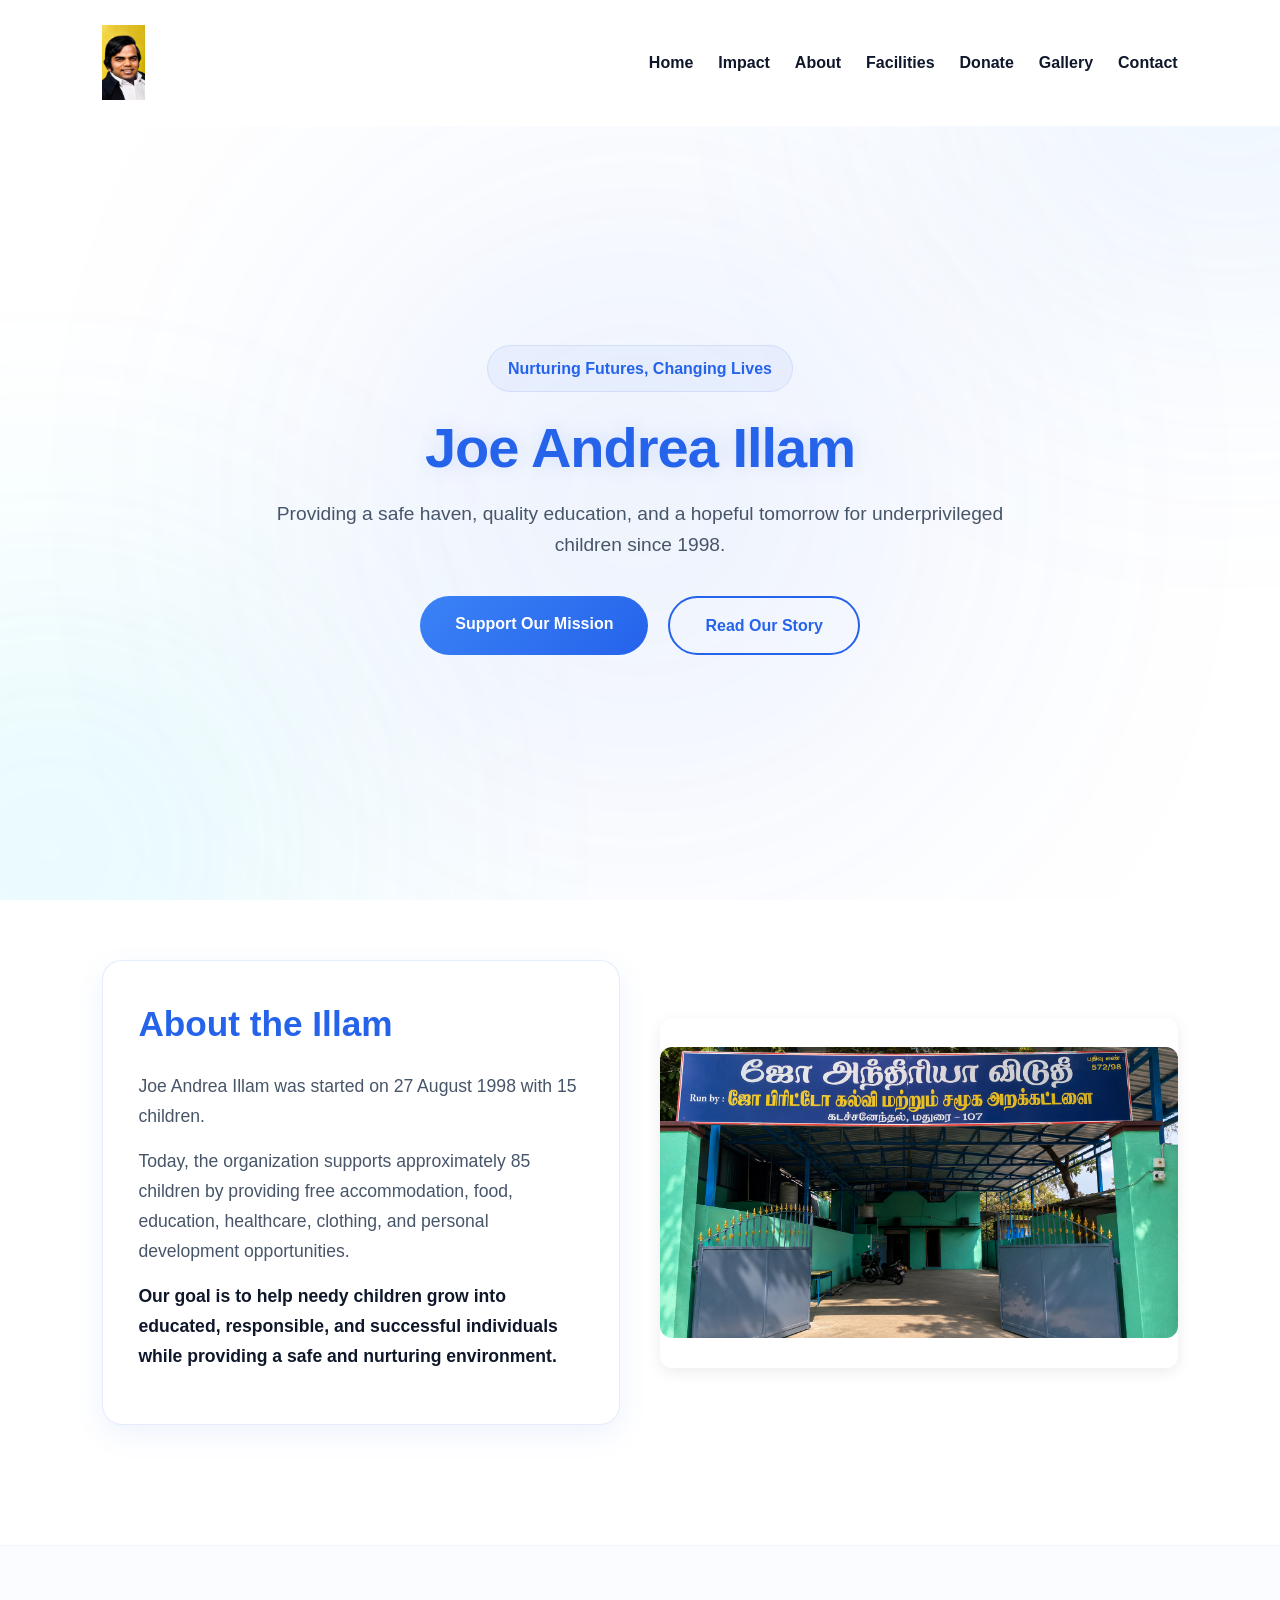
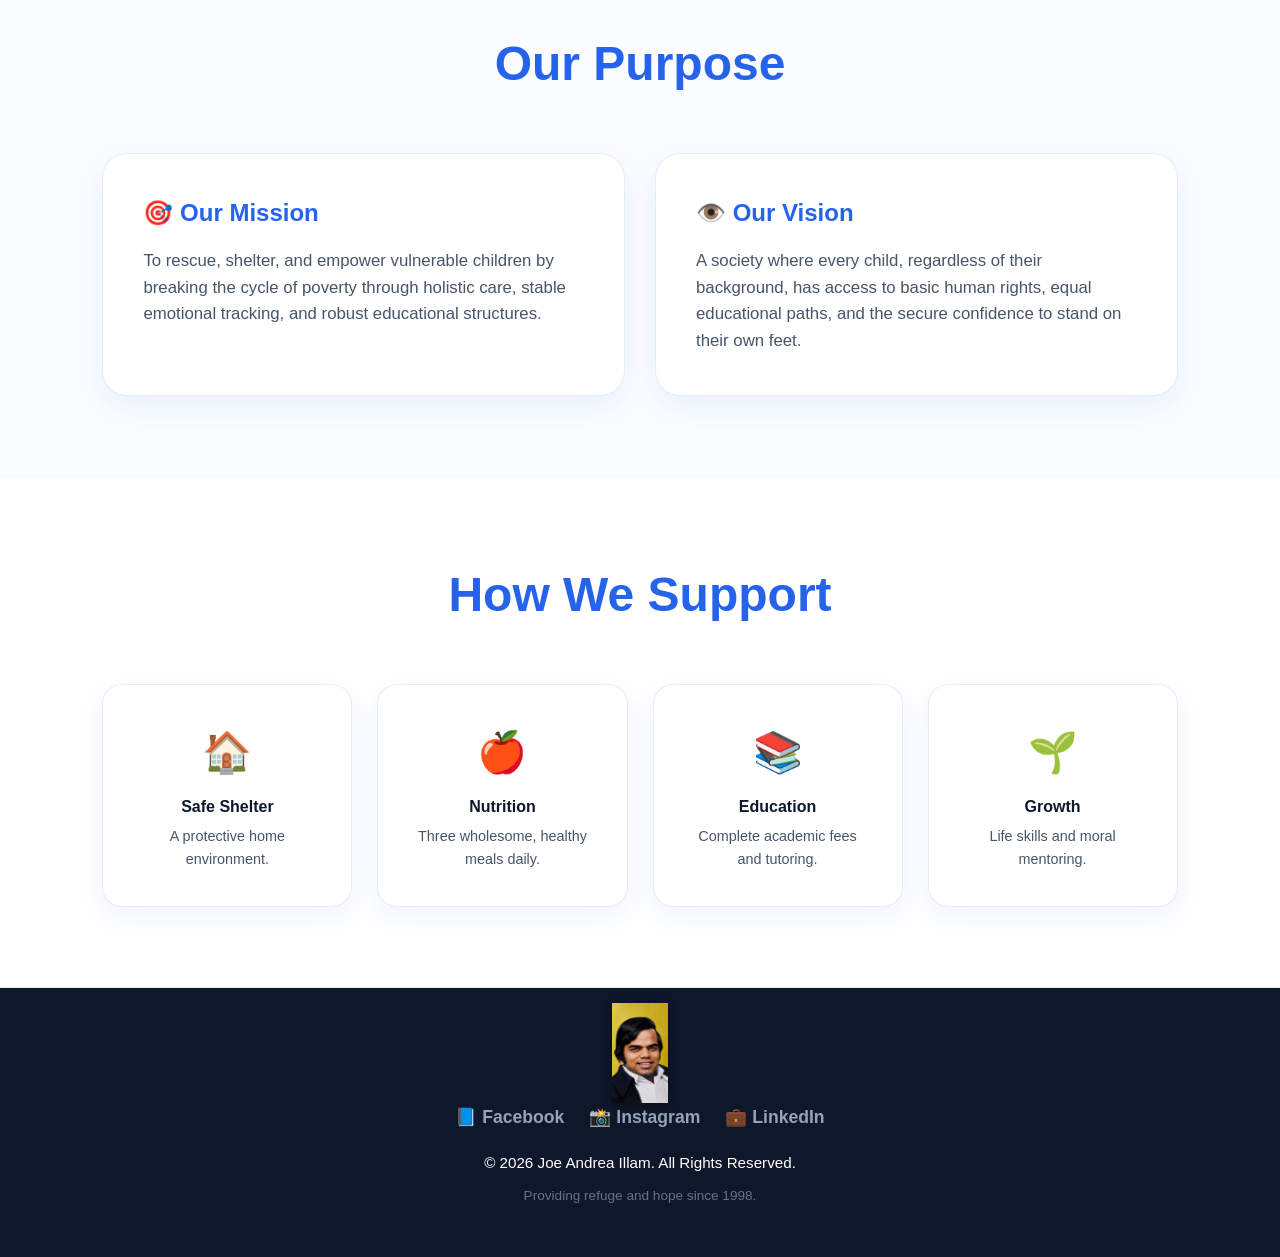
<file: index.html>
<!DOCTYPE html>
<html lang="en">
<head>
    <meta charset="UTF-8">
    <meta name="viewport" content="width=device-width, initial-scale=1.0">
    <title>Joe Andrea Illam | Free Home & Education for Children in Madurai</title>
    <meta name="description" content="Official website of Joe Andrea Illam (Joe Britto Educational and Social Trust) in Madurai. Providing free shelter, nutritious food, and quality education to underprivileged children since 1998.">
    <meta name="keywords" content="Joe Andrea Illam, Joe Britto Educational and Social Trust, Joe Britto Madurai, orphanage Madurai, charity Madurai, Ms. Amala Sherline">
    <meta name="google-site-verification" content="hSptip8YYt_orG2ahmWWJuijuilnnA7uDbA3k74KQKo" />
    <link rel="stylesheet" href="style.css">
</head>
<body>

    <!-- NAVBAR -->
    <nav class="navbar">
        <!-- Replaced text placeholder with a beautifully sized linked logo image -->
        <a href="/" style="display: flex; align-items: center; text-decoration: none; padding: 5px 0;">
            <img src="assets/logo_ce.png" alt="Joe Andrea Illam Logo" style="height: 75px !important; width: auto !important; max-width: 100% !important; object-fit: contain;">
        </a>
        <ul class="nav-links">
            <!-- Changed href from "/index.html" to just "/" -->
            <li><a href="/">Home</a></li>
            <li><a href="/html_files/impact.html">Impact</a></li>
            <li><a href="/html_files/about.html">About</a></li>
            <li><a href="/html_files/facilities.html">Facilities</a></li>
            <li><a href="/html_files/donate.html">Donate</a></li>
            <li><a href="/pages/gallery.html">Gallery</a></li>
            <li><a href="/html_files/contact.html">Contact</a></li>
        </ul>
    </nav>

    <!-- HERO SECTION -->
    <!-- UPDATE THIS HERO SECTION INSIDE YOUR OUTSIDE index.html -->
    <section class="hero">
        <div class="hero-glow"></div>
        <div class="hero-content">
            <!-- Put the tagline inside the small welcome tag box -->
            <span class="hero-tag">Nurturing Futures, Changing Lives</span>
            
            <!-- Made the name the big, bold, catchy headline -->
            <h1 style="font-size: 3.5rem; font-weight: 900; letter-spacing: -1px;">Joe Andrea Illam</h1>
            
            <p>Providing a safe haven, quality education, and a hopeful tomorrow for underprivileged children since 1998.</p>
            <div class="hero-buttons">
                <a href="/html_files/donate.html" class="hero-btn">Support Our Mission</a>
                <a href="/html_files/about.html" class="hero-btn secondary-btn">Read Our Story</a>
            </div>
        </div>
    </section>

    <!-- BRIEF ABOUT US SECTION -->
    <section class="about-summary-section" style="background: #ffffff; padding-top: 60px;">
        <div class="about-container">
            <div class="about-content">
                <h2 style="color: #2563eb; font-size: 2.2rem; margin-bottom: 20px; font-weight: 800;">About the Illam</h2>
                <p style="font-size: 1.1rem; margin-bottom: 15px;">Joe Andrea Illam was started on 27 August 1998 with 15 children.</p>
                <p style="font-size: 1.1rem; margin-bottom: 15px;">Today, the organization supports approximately 85 children by providing free accommodation, food, education, healthcare, clothing, and personal development opportunities.</p>
                <p style="font-size: 1.1rem; font-weight: 600; color: #0f172a;">Our goal is to help needy children grow into educated, responsible, and successful individuals while providing a safe and nurturing environment.</p>
            </div>
            <!-- Entrance Image Container -->
            <div class="image-box-container" style="min-height: 350px; display: flex; align-items: center; justify-content: center; overflow: hidden; border-radius: 12px; box-shadow: 0 4px 15px rgba(0,0,0,0.08);">
                <img src="assets/entrenece.png" alt="Joe Andrea Illam Entrance" style="width: 100%; height: auto; max-height: 450px; object-fit: contain; display: block; border-radius: 12px;">
            </div>
        </div>
    </section>

    <!-- MISSION & VISION SECTIONS -->
    <section class="mission-vision-section" style="background: rgba(37, 99, 235, 0.02); border-top: 1px solid rgba(37, 99, 235, 0.05); border-bottom: 1px solid rgba(37, 99, 235, 0.05);">
        <h2 class="section-title">Our Purpose</h2>
        <div class="mission-grid">
            <!-- Mission Card -->
            <div class="glass-card">
                <h3 style="color: #2563eb; margin-bottom: 15px; font-size: 1.5rem; display: flex; align-items: center; gap: 10px;">
                    🎯 Our Mission
                </h3>
                <p style="color: #475569; font-size: 1.05rem;">To rescue, shelter, and empower vulnerable children by breaking the cycle of poverty through holistic care, stable emotional tracking, and robust educational structures.</p>
            </div>
            <!-- Vision Card -->
            <div class="glass-card">
                <h3 style="color: #2563eb; margin-bottom: 15px; font-size: 1.5rem; display: flex; align-items: center; gap: 10px;">
                    👁️ Our Vision
                </h3>
                <p style="color: #475569; font-size: 1.05rem;">A society where every child, regardless of their background, has access to basic human rights, equal educational paths, and the secure confidence to stand on their own feet.</p>
            </div>
        </div>
    </section>

    <!-- CORE PILLARS SECTION -->
    <section class="pillars-section" style="background: #ffffff;">
        <h2 class="section-title">How We Support</h2>
        <div class="facility-grid">
            <div class="facility-card">
                <div style="font-size: 2.5rem; margin-bottom: 10px;">🏠</div>
                <h4>Safe Shelter</h4>
                <p style="font-size: 0.9rem; color: #475569; font-weight: normal; margin-top: 5px;">A protective home environment.</p>
            </div>
            <div class="facility-card">
                <div style="font-size: 2.5rem; margin-bottom: 10px;">🍎</div>
                <h4>Nutrition</h4>
                <p style="font-size: 0.9rem; color: #475569; font-weight: normal; margin-top: 5px;">Three wholesome, healthy meals daily.</p>
            </div>
            <div class="facility-card">
                <div style="font-size: 2.5rem; margin-bottom: 10px;">📚</div>
                <h4>Education</h4>
                <p style="font-size: 0.9rem; color: #475569; font-weight: normal; margin-top: 5px;">Complete academic fees and tutoring.</p>
            </div>
            <div class="facility-card">
                <div style="font-size: 2.5rem; margin-bottom: 10px;">🌱</div>
                <h4>Growth</h4>
                <p style="font-size: 0.9rem; color: #475569; font-weight: normal; margin-top: 5px;">Life skills and moral mentoring.</p>
            </div>
        </div>
    </section>

    <!-- FOOTER -->
    <footer class="footer" style="padding: 40px 20px; background: #0f172a; color: #ffffff; text-align: center;">
        <!-- Clean version of your logo image with any borders stripped completely -->
        <div class="footer-logo" style="margin-bottom: 25px; border: none !important; outline: none !important; box-shadow: none !important;">
            <img src="assets/logo_ce.png" alt="Joe Andrea Illam Footer Logo" style="height: 100px !important; width: auto !important; opacity: 0.9; filter: drop-shadow(0px 2px 4px rgba(0,0,0,0.5)); border: none !important; outline: none !important;">
        </div>
        
        <!-- Social Media Icon Links Block -->
        <div class="social-links" style="margin-bottom: 20px; display: flex; justify-content: center; align-items: center; gap: 25px; flex-wrap: wrap;">
            <a href="https://www.facebook.com/share/1VLfPqakQE/" target="_blank" style="color: #94a3b8; text-decoration: none; font-weight: 600; font-size: 1.1rem; transition: color 0.3s;" onmouseover="this.style.color='#1877F2'" onmouseout="this.style.color='#94a3b8'">
                📘 Facebook
            </a>
            <a href="https://www.instagram.com/joe_twinklings?igsh=MTR5OWZyY2IxOW5wZw%3D%3D" target="_blank" style="color: #94a3b8; text-decoration: none; font-weight: 600; font-size: 1.1rem; transition: color 0.3s;" onmouseover="this.style.color='#E1306C'" onmouseout="this.style.color='#94a3b8'">
                📸 Instagram
            </a>
            <a href="https://www.linkedin.com/in/joe-andrea-illam-51b11a83/" target="_blank" style="color: #94a3b8; text-decoration: none; font-weight: 600; font-size: 1.1rem; transition: color 0.3s;" onmouseover="this.style.color='#0A66C2'" onmouseout="this.style.color='#94a3b8'">
                💼 LinkedIn
            </a>
        </div>

        <p>&copy; 2026 Joe Andrea Illam. All Rights Reserved.</p>
        <p style="font-size: 0.85rem; color: #64748b; margin-top: 5px;">Providing refuge and hope since 1998.</p>
    </footer>

    <script src="script.js"></script>
</body>
</html>
</file>
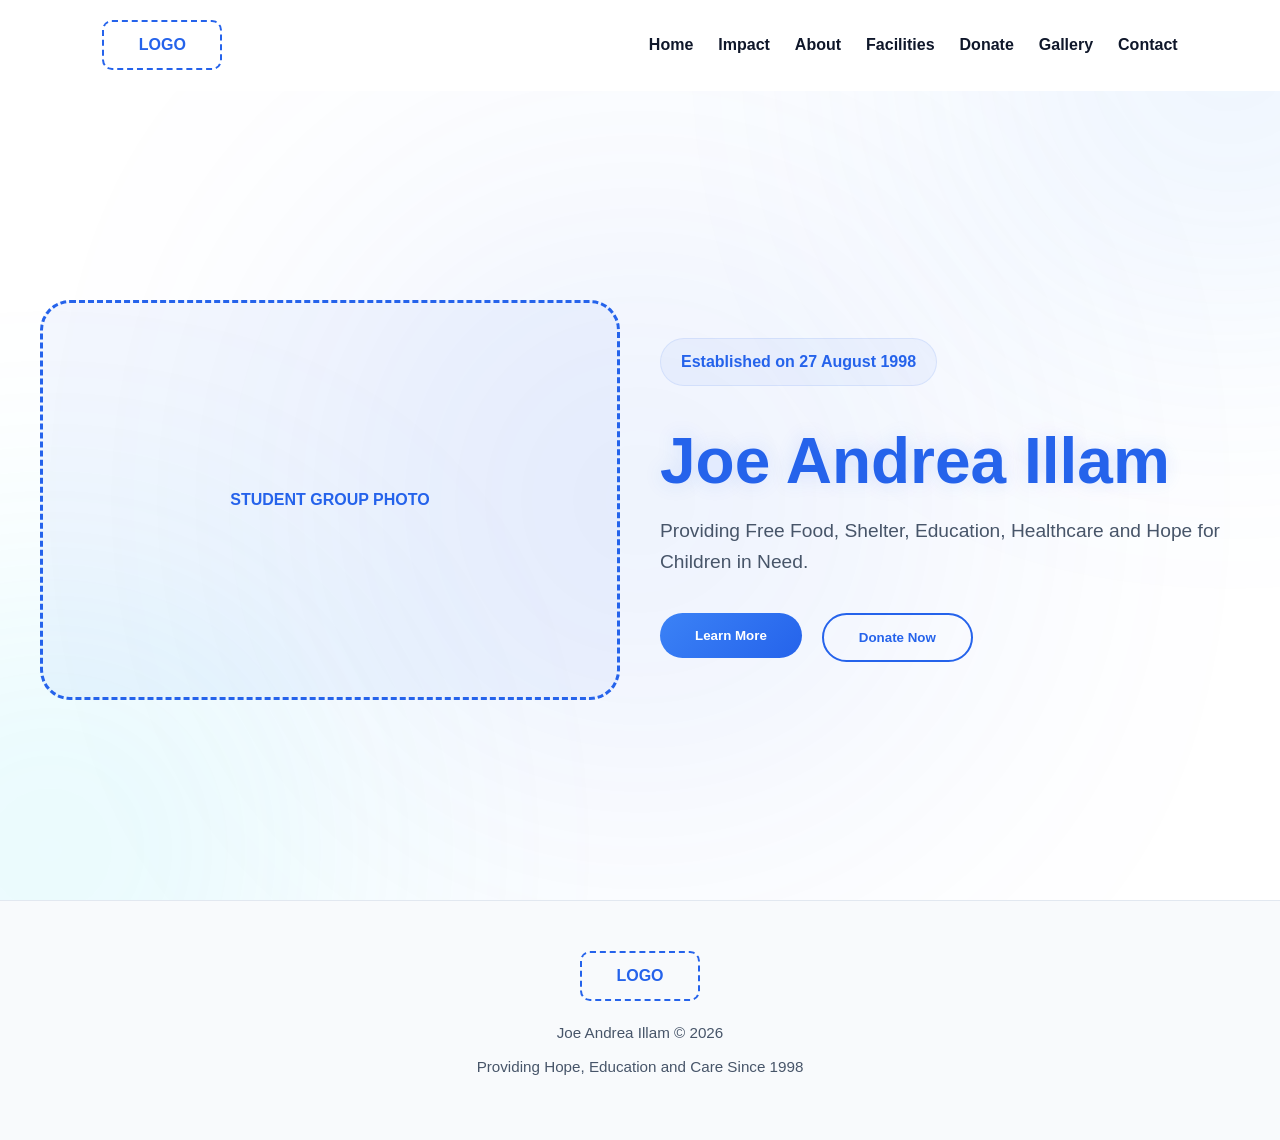
<file: html_files/index.html>
<!DOCTYPE html>
<html lang="en">
<head>
    <meta charset="UTF-8">
    <meta name="viewport" content="width=device-width, initial-scale=1.0">
    <title>Joe Andrea Illam | Providing Hope Since 1998</title>
    <meta name="description" content="Joe Andrea Illam provides free food, shelter, education, healthcare, and support for children in need since 1998.">
    <link rel="stylesheet" href="../style.css">
</head>
<body>

    <!-- REPLACE THE NAVBAR IN YOUR MAIN INDEX.HTML WITH THIS -->
<nav class="navbar">
    <div class="logo-box">
        LOGO
    </div>
    <ul class="nav-links">
        <li><a href="/html_files/index.html">Home</a></li>
        <li><a href="/html_files/impact.html">Impact</a></li>
        <li><a href="/html_files/about.html">About</a></li>
        <li><a href="/html_files/facilities.html">Facilities</a></li>
        <li><a href="/html_files/donate.html">Donate</a></li>
        <li><a href="/pages/gallery.html">Gallery</a></li>
        <li><a href="/html_files/contact.html">Contact</a></li>
    </ul>
</nav>

    <section id="home" class="hero">
        <div class="hero-glow"></div>
        
        <div class="hero-grid" style="display: grid; grid-template-columns: repeat(auto-fit, minmax(320px, 1fr)); gap: 40px; width: 100%; align-items: center; max-width: 1200px; margin: 0 auto; text-align: left;">
            
            <div class="hero-image">
                <div class="image-placeholder" style="min-height: 400px; border: 3px dashed #2563eb; border-radius: 30px; background: rgba(37,99,235,0.05); display: flex; justify-content: center; align-items: center; color: #2563eb; font-weight: 700;">
                    STUDENT GROUP PHOTO
                </div>
            </div>

            <div class="hero-content" style="transform: none;">
                <span class="hero-tag">
                    Established on 27 August 1998
                </span>
                <h1 style="font-size: 4rem; margin-top: 15px; color: #2563eb;">Joe Andrea Illam</h1>
                <p style="margin: 20px 0; max-width: 100%;">
                    Providing Free Food, Shelter, Education, Healthcare and Hope for Children in Need.
                </p>
                <div class="hero-buttons" style="justify-content: flex-start;">
                    <a href="about.html">
                        <button class="hero-btn">Learn More</button>
                    </a>
                    <a href="donate.html">
                        <button class="hero-btn secondary-btn">Donate Now</button>
                    </a>
                </div>
            </div>

        </div>
    </section>

    <footer class="footer">
        <div class="footer-logo">
            LOGO
        </div>
        <p>Joe Andrea Illam © 2026</p>
        <p>Providing Hope, Education and Care Since 1998</p>
    </footer>

    <script src="../script.js"></script>
</body>
</html>
</file>
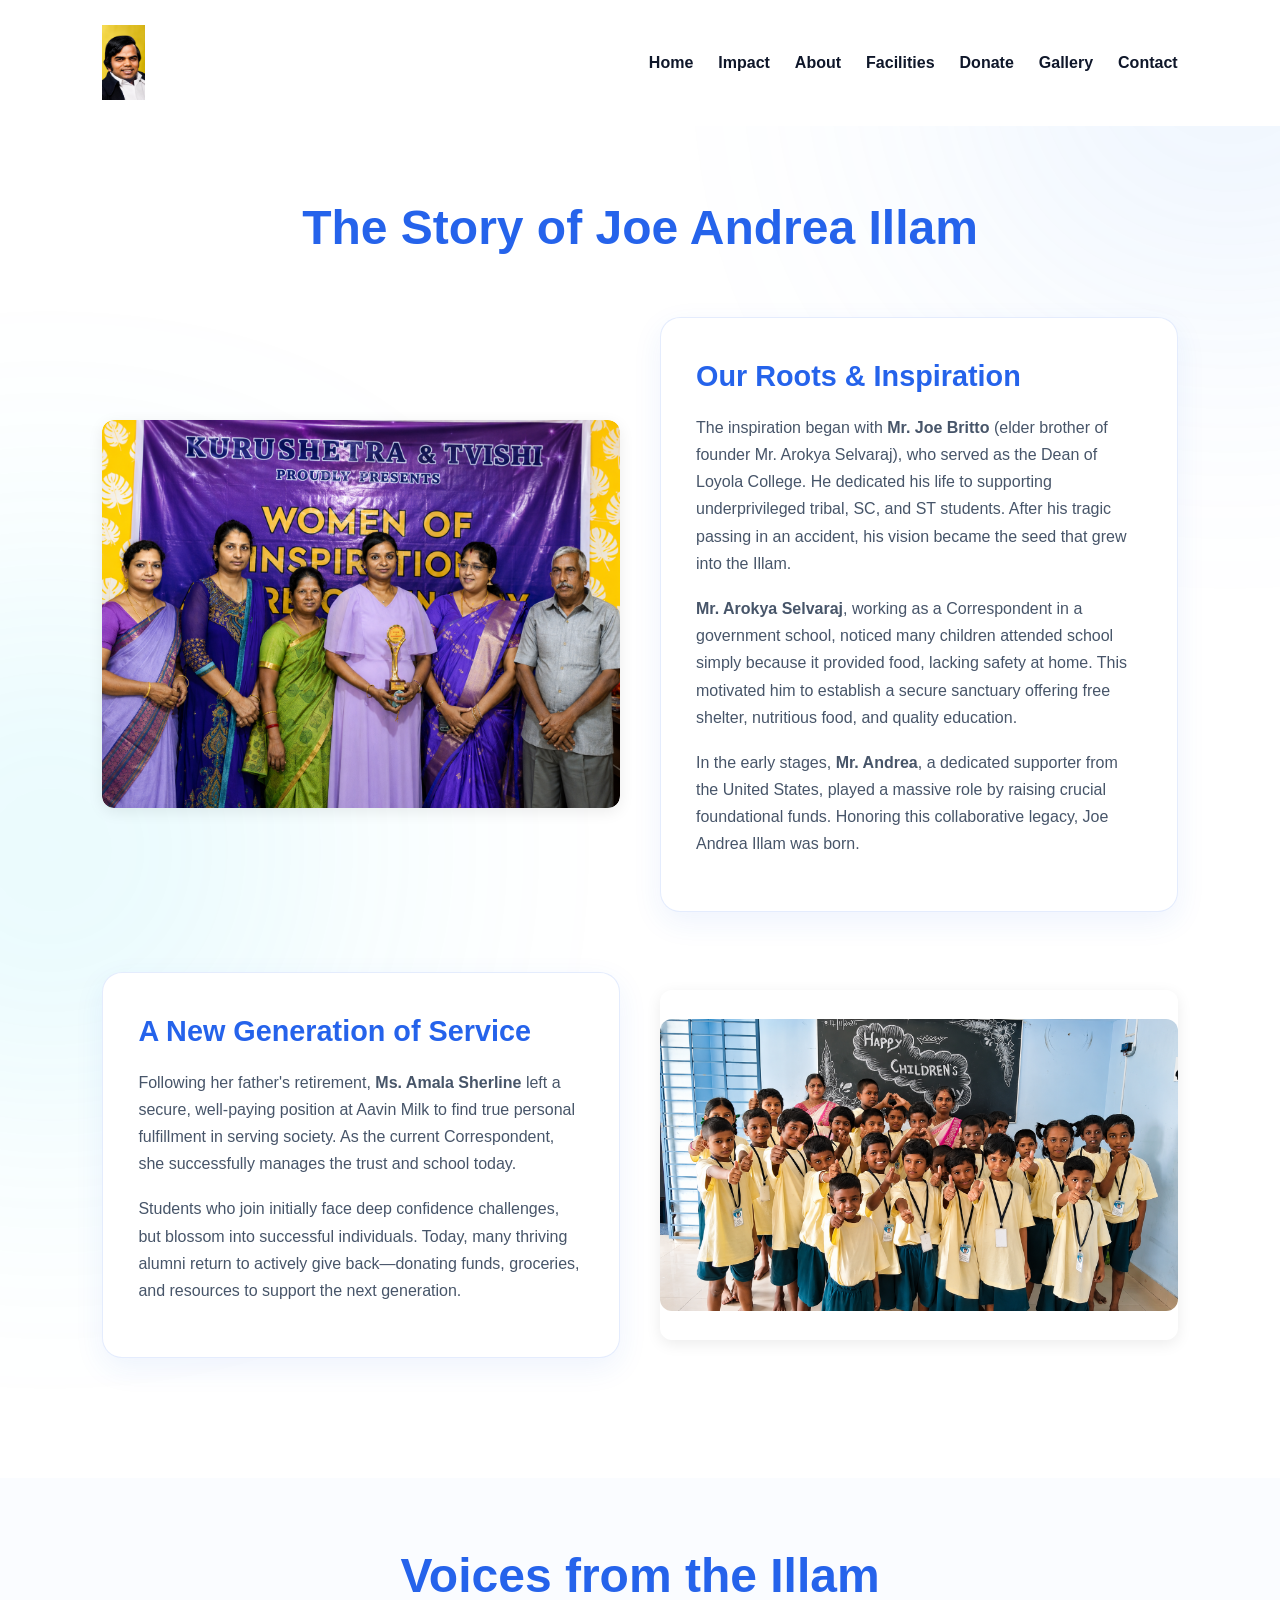
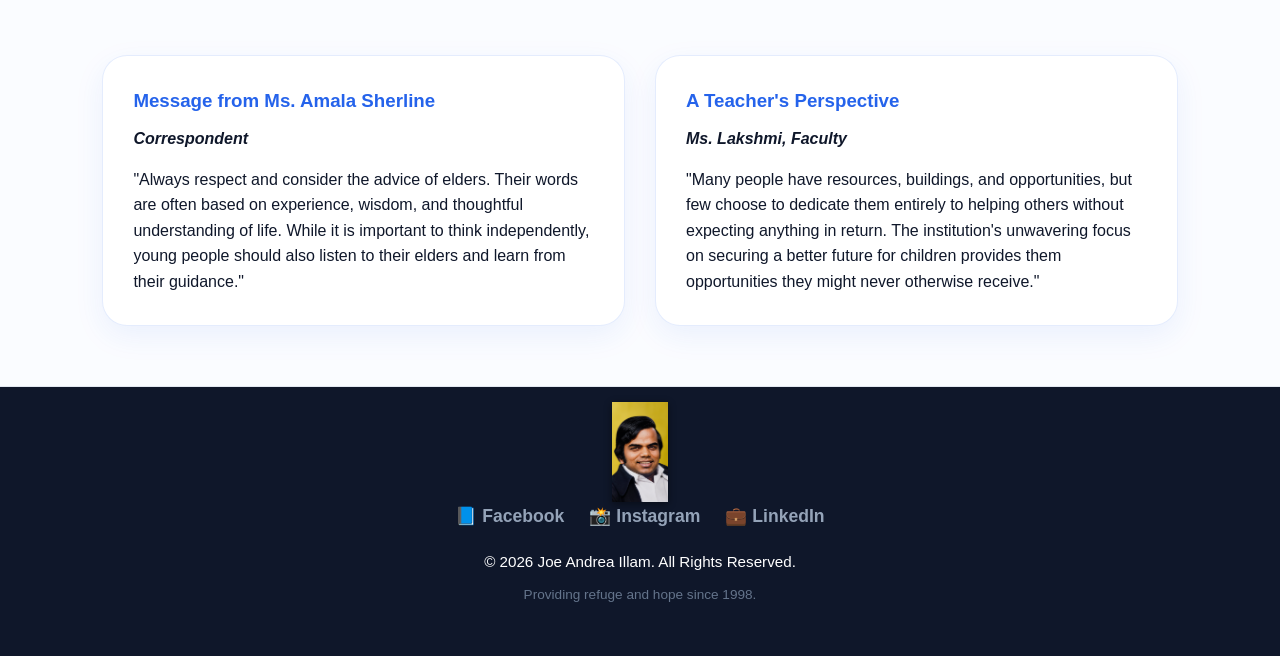
<file: html_files/about.html>
<!DOCTYPE html>
<html lang="en">
<head>
    <meta charset="UTF-8">
    <meta name="viewport" content="width=device-width, initial-scale=1.0">
    <title>About Us | The Legacy of Joe Britto & Joe Andrea Illam</title>
    <meta name="description" content="Learn about the legacy of Mr. Joe Britto, Mr. Arokya Selvaraj, and how Joe Andrea Illam was founded to provide free home, food, and education to children in Madurai.">
    <meta name="keywords" content="About Joe Andrea Illam, Joe Britto history, Arokya Selvaraj Madurai, trust legacy, orphanage background Madurai, Joe Britto Educational and Social Trust">
    <link rel="stylesheet" href="../style.css">
</head>
<body>

    <!-- NAVBAR -->
    <nav class="navbar">
        <a href="/" style="display: flex; align-items: center; text-decoration: none; padding: 5px 0;">
            <img src="../assets/logo_ce.png" alt="Joe Andrea Illam Logo" style="height: 75px !important; width: auto !important; max-width: 100% !important; object-fit: contain;">
        </a>
        <ul class="nav-links">
            <li><a href="/">Home</a></li>
            <li><a href="/html_files/impact.html">Impact</a></li>
            <li><a href="/html_files/about.html">About</a></li>
            <li><a href="/html_files/facilities.html">Facilities</a></li>
            <li><a href="/html_files/donate.html">Donate</a></li>
            <li><a href="/pages/gallery.html">Gallery</a></li>
            <li><a href="/html_files/contact.html">Contact</a></li>
        </ul>
    </nav>

    <!-- MAIN CONTENT SECTION -->
    <section class="about-section" style="padding-top: 190px !important;">
        <h2 class="section-title">The Story of Joe Andrea Illam</h2>
        
        <div class="about-container" style="margin-bottom: 60px;">
            <!-- First Placeholder: inspiring_women1.png -->
            <div class="image-box-container" style="min-height: 350px; display: flex; align-items: center; justify-content: center; overflow: hidden; border-radius: 12px; box-shadow: 0 4px 15px rgba(0,0,0,0.08);">
                <img src="../assets/inspiring_women1.png" alt="Joe Andrea Illam Inspiration" style="width: 100%; height: auto; max-height: 400px; object-fit: contain; display: block; border-radius: 12px;">
            </div>
            <div class="about-content">
                <h3>Our Roots & Inspiration</h3>
                <p style="margin-top: 15px;">The inspiration began with <strong>Mr. Joe Britto</strong> (elder brother of founder Mr. Arokya Selvaraj), who served as the Dean of Loyola College. He dedicated his life to supporting underprivileged tribal, SC, and ST students. After his tragic passing in an accident, his vision became the seed that grew into the Illam.</p>
                <p><strong>Mr. Arokya Selvaraj</strong>, working as a Correspondent in a government school, noticed many children attended school simply because it provided food, lacking safety at home. This motivated him to establish a secure sanctuary offering free shelter, nutritious food, and quality education.</p>
                <p>In the early stages, <strong>Mr. Andrea</strong>, a dedicated supporter from the United States, played a massive role by raising crucial foundational funds. Honoring this collaborative legacy, Joe Andrea Illam was born.</p>
            </div>
        </div>

        <div class="about-container" style="grid-template-columns: repeat(auto-fit, minmax(320px, 1fr));">
            <div class="about-content">
                <h3>A New Generation of Service</h3>
                <p style="margin-top: 15px;">Following her father's retirement, <strong>Ms. Amala Sherline</strong> left a secure, well-paying position at Aavin Milk to find true personal fulfillment in serving society. As the current Correspondent, she successfully manages the trust and school today.</p>
                <p>Students who join initially face deep confidence challenges, but blossom into successful individuals. Today, many thriving alumni return to actively give back—donating funds, groceries, and resources to support the next generation.</p>
            </div>
            <!-- Second Placeholder: childrens_day.png -->
            <div class="image-box-container" style="min-height: 350px; display: flex; align-items: center; justify-content: center; overflow: hidden; border-radius: 12px; box-shadow: 0 4px 15px rgba(0,0,0,0.08);">
                <img src="../assets/childrens_day.png" alt="Children's Day Celebration" style="width: 100%; height: auto; max-height: 400px; object-fit: contain; display: block; border-radius: 12px;">
            </div>
        </div>
    </section>

    <!-- VOICES SECTION -->
    <section class="mission-section" style="background: rgba(37, 99, 235, 0.02); padding: 60px 8%;">
        <h2 class="section-title" style="margin-bottom: 40px;">Voices from the Illam</h2>
        <div class="mission-grid">
            
            <div class="glass-card" style="text-align: left; padding: 30px;">
                <h3 style="color: #2563eb; margin-bottom: 10px;">Message from Ms. Amala Sherline</h3>
                <h4 style="color: #0f172a; font-style: italic; margin-bottom: 15px;">Correspondent</h4>
                <p>"Always respect and consider the advice of elders. Their words are often based on experience, wisdom, and thoughtful understanding of life. While it is important to think independently, young people should also listen to their elders and learn from their guidance."</p>
            </div>

            <div class="glass-card" style="text-align: left; padding: 30px;">
                <h3 style="color: #2563eb; margin-bottom: 10px;">A Teacher's Perspective</h3>
                <h4 style="color: #0f172a; font-style: italic; margin-bottom: 15px;">Ms. Lakshmi, Faculty</h4>
                <p>"Many people have resources, buildings, and opportunities, but few choose to dedicate them entirely to helping others without expecting anything in return. The institution's unwavering focus on securing a better future for children provides them opportunities they might never otherwise receive."</p>
            </div>

        </div>
    </section>

    <!-- FOOTER -->
    <footer class="footer" style="padding: 40px 20px; background: #0f172a; color: #ffffff; text-align: center;">
        <div class="footer-logo" style="margin-bottom: 25px; border: none !important; outline: none !important; box-shadow: none !important;">
            <img src="../assets/logo_ce.png" alt="Joe Andrea Illam Footer Logo" style="height: 100px !important; width: auto !important; opacity: 0.9; filter: drop-shadow(0px 2px 4px rgba(0,0,0,0.5)); border: none !important; outline: none !important;">
        </div>
        
        <div class="social-links" style="margin-bottom: 20px; display: flex; justify-content: center; align-items: center; gap: 25px; flex-wrap: wrap;">
            <a href="https://www.facebook.com/share/1VLfPqakQE/" target="_blank" style="color: #94a3b8; text-decoration: none; font-weight: 600; font-size: 1.1rem; transition: color 0.3s;" onmouseover="this.style.color='#1877F2'" onmouseout="this.style.color='#94a3b8'">
                📘 Facebook
            </a>
            <a href="https://www.instagram.com/joe_twinklings?igsh=MTR5OWZyY2IxOW5wZw%3D%3D" target="_blank" style="color: #94a3b8; text-decoration: none; font-weight: 600; font-size: 1.1rem; transition: color 0.3s;" onmouseover="this.style.color='#E1306C'" onmouseout="this.style.color='#94a3b8'">
                📸 Instagram
            </a>
            <a href="https://www.linkedin.com/in/joe-andrea-illam-51b11a83/" target="_blank" style="color: #94a3b8; text-decoration: none; font-weight: 600; font-size: 1.1rem; transition: color 0.3s;" onmouseover="this.style.color='#0A66C2'" onmouseout="this.style.color='#94a3b8'">
                💼 LinkedIn
            </a>
        </div>

        <p>&copy; 2026 Joe Andrea Illam. All Rights Reserved.</p>
        <p style="font-size: 0.85rem; color: #64748b; margin-top: 5px;">Providing refuge and hope since 1998.</p>
    </footer>

    <script src="../script.js"></script>
</body>
</html>
</file>
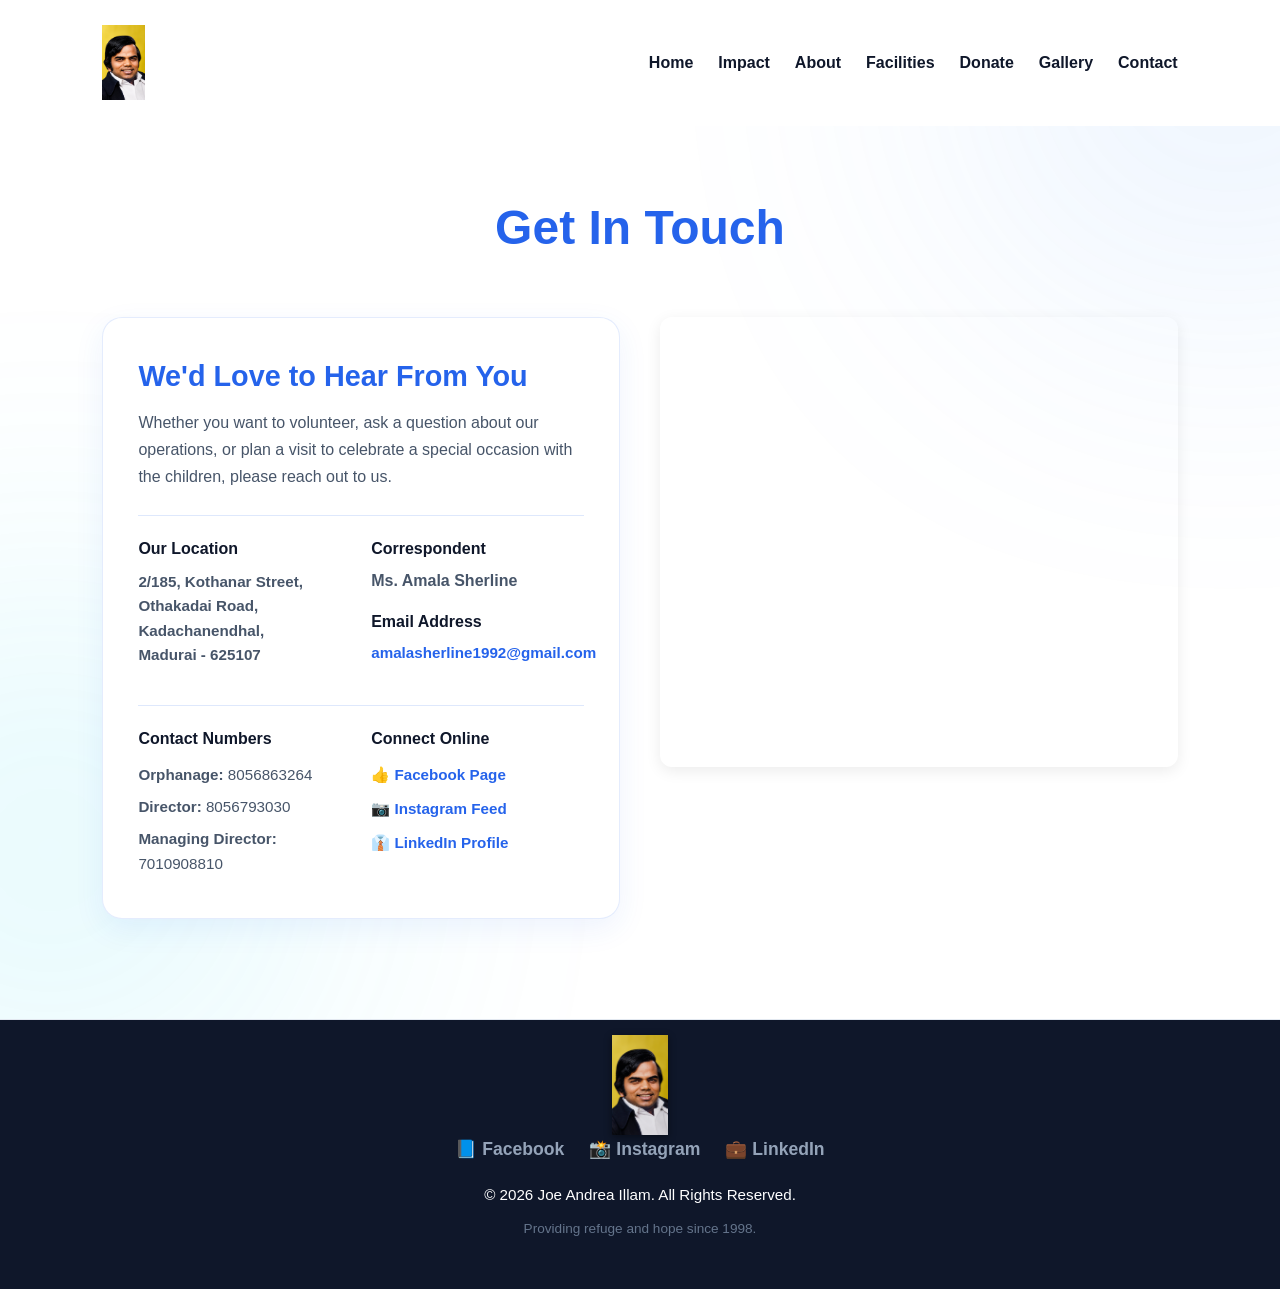
<file: html_files/contact.html>
<!DOCTYPE html>
<html lang="en">
<head>
    <meta charset="UTF-8">
    <meta name="viewport" content="width=device-width, initial-scale=1.0">
    <title>Contact Us | Visit Joe Andrea Illam in Madurai</title>
    <meta name="description" content="Get in touch with Joe Andrea Illam. Find our address at Kadachanendhal, Madurai, contact phone numbers for Ms. Amala Sherline, and our official Google Maps location.">
    <meta name="keywords" content="Joe Andrea Illam contact number, Joe Britto Trust Madurai address, Amala Sherline email, contact orphanage Madurai, Kadachanendhal location, Joe Britto Educational and Social Trust">
    <link rel="stylesheet" href="../style.css">
</head>
<body>

    <!-- NAVBAR -->
    <nav class="navbar">
        <!-- Replaced text placeholder with correctly scaled linked logo image -->
        <a href="/" style="display: flex; align-items: center; text-decoration: none; padding: 5px 0;">
            <img src="../assets/logo_ce.png" alt="Joe Andrea Illam Logo" style="height: 75px !important; width: auto !important; max-width: 100% !important; object-fit: contain;">
        </a>
        <ul class="nav-links">
            <li><a href="/">Home</a></li>
            <li><a href="/html_files/impact.html">Impact</a></li>
            <li><a href="/html_files/about.html">About</a></li>
            <li><a href="/html_files/facilities.html">Facilities</a></li>
            <li><a href="/html_files/donate.html">Donate</a></li>
            <li><a href="/pages/gallery.html">Gallery</a></li>
            <li><a href="/html_files/contact.html">Contact</a></li>
        </ul>
    </nav>

    <!-- CONTACT MAIN CONTENT -->
    <section class="contact-page" style="padding-top: 190px !important; min-height: 90vh; padding-bottom: 60px;">
        <h1 class="section-title">Get In Touch</h1>
        
        <div class="about-container" style="gap: 40px; align-items: start;">
            <!-- Left Side: All Contact Information -->
            <div class="about-content">
                <h3 style="color: #2563eb; margin-bottom: 10px;">We'd Love to Hear From You</h3>
                <p style="margin-bottom: 25px;">Whether you want to volunteer, ask a question about our operations, or plan a visit to celebrate a special occasion with the children, please reach out to us.</p>
                
                <hr style="border: 0; border-top: 1px solid rgba(37, 99, 235, 0.15); margin: 20px 0;">

                <div style="display: grid; grid-template-columns: repeat(auto-fit, minmax(200px, 1fr)); gap: 20px;">
                    <!-- Address Block -->
                    <div>
                        <h4 style="color: #0f172a; margin-bottom: 8px;">Our Location</h4>
                        <p style="font-size: 0.95rem; font-weight: 600; line-height: 1.6;">
                            2/185, Kothanar Street,<br>
                            Othakadai Road,<br>
                            Kadachanendhal,<br>
                            Madurai - 625107
                        </p>
                    </div>

                    <!-- Management & Email Block -->
                    <div>
                        <h4 style="color: #0f172a; margin-bottom: 5px;">Correspondent</h4>
                        <p style="font-weight: 600; margin-bottom: 15px;">Ms. Amala Sherline</p>
                        
                        <h4 style="color: #0f172a; margin-bottom: 5px;">Email Address</h4>
                        <p style="font-size: 0.95rem;"><a href="mailto:amalasherline1992@gmail.com" style="color: #2563eb; text-decoration: none; font-weight: 600;">amalasherline1992@gmail.com</a></p>
                    </div>
                </div>

                <hr style="border: 0; border-top: 1px solid rgba(37, 99, 235, 0.15); margin: 20px 0;">

                <div style="display: grid; grid-template-columns: repeat(auto-fit, minmax(200px, 1fr)); gap: 20px;">
                    <!-- Phone Numbers Block -->
                    <div>
                        <h4 style="color: #0f172a; margin-bottom: 10px;">Contact Numbers</h4>
                        <p style="margin-bottom: 6px; font-size: 0.95rem;"><strong>Orphanage:</strong> <a href="tel:8056863264" style="color: inherit; text-decoration: none;">8056863264</a></p>
                        <p style="margin-bottom: 6px; font-size: 0.95rem;"><strong>Director:</strong> <a href="tel:8056793030" style="color: inherit; text-decoration: none;">8056793030</a></p>
                        <p style="margin-bottom: 6px; font-size: 0.95rem;"><strong>Managing Director:</strong> <a href="tel:7010908810" style="color: inherit; text-decoration: none;">7010908810</a></p>
                    </div>

                    <!-- Connect Online Media Block -->
                    <div>
                        <h4 style="color: #0f172a; margin-bottom: 10px;">Connect Online</h4>
                        <p style="margin-bottom: 8px; font-size: 0.95rem;">
                            👍 <a href="https://www.facebook.com/share/1VLfPqakQE/" target="_blank" style="color: #2563eb; text-decoration: none; font-weight: 600;">Facebook Page</a>
                        </p>
                        <p style="margin-bottom: 8px; font-size: 0.95rem;">
                            📷 <a href="https://www.instagram.com/joe_twinklings?igsh=MTR5OWZyY2IxOW5wZw%3D%3D" target="_blank" style="color: #2563eb; text-decoration: none; font-weight: 600;">Instagram Feed</a>
                        </p>
                        <p style="margin-bottom: 8px; font-size: 0.95rem;">
                            👔 <a href="https://www.linkedin.com/in/joe-andrea-illam-51b11a83/" target="_blank" style="color: #2563eb; text-decoration: none; font-weight: 600;">LinkedIn Profile</a>
                        </p>
                    </div>
                </div>
            </div>

            <!-- Right Side: Interactive Google Map Embed Box -->
            <div style="width: 100%; min-height: 400px; border-radius: 12px; overflow: hidden; box-shadow: 0 4px 15px rgba(0,0,0,0.08);">
                <iframe src="https://www.google.com/maps/embed?pb=!1m18!1m12!1m3!1d7966.550655926716!2d78.1639009050885!3d9.975876099086001!2m3!1f0!2f0!3f0!3m2!1i1024!2i768!4f13.1!3m3!1m2!1s0x3b00c693fe99984b%3A0xda56da95d8b2dd27!2sJOE%20Britto%20Educational%20and%20Social%20Trust!5e0!3m2!1sen!2sin!4v1781933243551!5m2!1sen!2sin" width="100%" height="450" style="border:0; display: block;" allowfullscreen="" loading="lazy" referrerpolicy="no-referrer-when-downgrade"></iframe>
            </div>
        </div>
    </section>

    <!-- FOOTER -->
    <footer class="footer" style="padding: 40px 20px; background: #0f172a; color: #ffffff; text-align: center;">
        <div class="footer-logo" style="margin-bottom: 25px; border: none !important; outline: none !important; box-shadow: none !important;">
            <img src="../assets/logo_ce.png" alt="Joe Andrea Illam Footer Logo" style="height: 100px !important; width: auto !important; opacity: 0.9; filter: drop-shadow(0px 2px 4px rgba(0,0,0,0.5)); border: none !important; outline: none !important;">
        </div>
        
        <div class="social-links" style="margin-bottom: 20px; display: flex; justify-content: center; align-items: center; gap: 25px; flex-wrap: wrap;">
            <a href="https://www.facebook.com/share/1VLfPqakQE/" target="_blank" style="color: #94a3b8; text-decoration: none; font-weight: 600; font-size: 1.1rem; transition: color 0.3s;" onmouseover="this.style.color='#1877F2'" onmouseout="this.style.color='#94a3b8'">
                📘 Facebook
            </a>
            <a href="https://www.instagram.com/joe_twinklings?igsh=MTR5OWZyY2IxOW5wZw%3D%3D" target="_blank" style="color: #94a3b8; text-decoration: none; font-weight: 600; font-size: 1.1rem; transition: color 0.3s;" onmouseover="this.style.color='#E1306C'" onmouseout="this.style.color='#94a3b8'">
                📸 Instagram
            </a>
            <a href="https://www.linkedin.com/in/joe-andrea-illam-51b11a83/" target="_blank" style="color: #94a3b8; text-decoration: none; font-weight: 600; font-size: 1.1rem; transition: color 0.3s;" onmouseover="this.style.color='#0A66C2'" onmouseout="this.style.color='#94a3b8'">
                💼 LinkedIn
            </a>
        </div>

        <p>&copy; 2026 Joe Andrea Illam. All Rights Reserved.</p>
        <p style="font-size: 0.85rem; color: #64748b; margin-top: 5px;">Providing refuge and hope since 1998.</p>
    </footer>

    <script src="../script.js"></script>
</body>
</html>
</file>
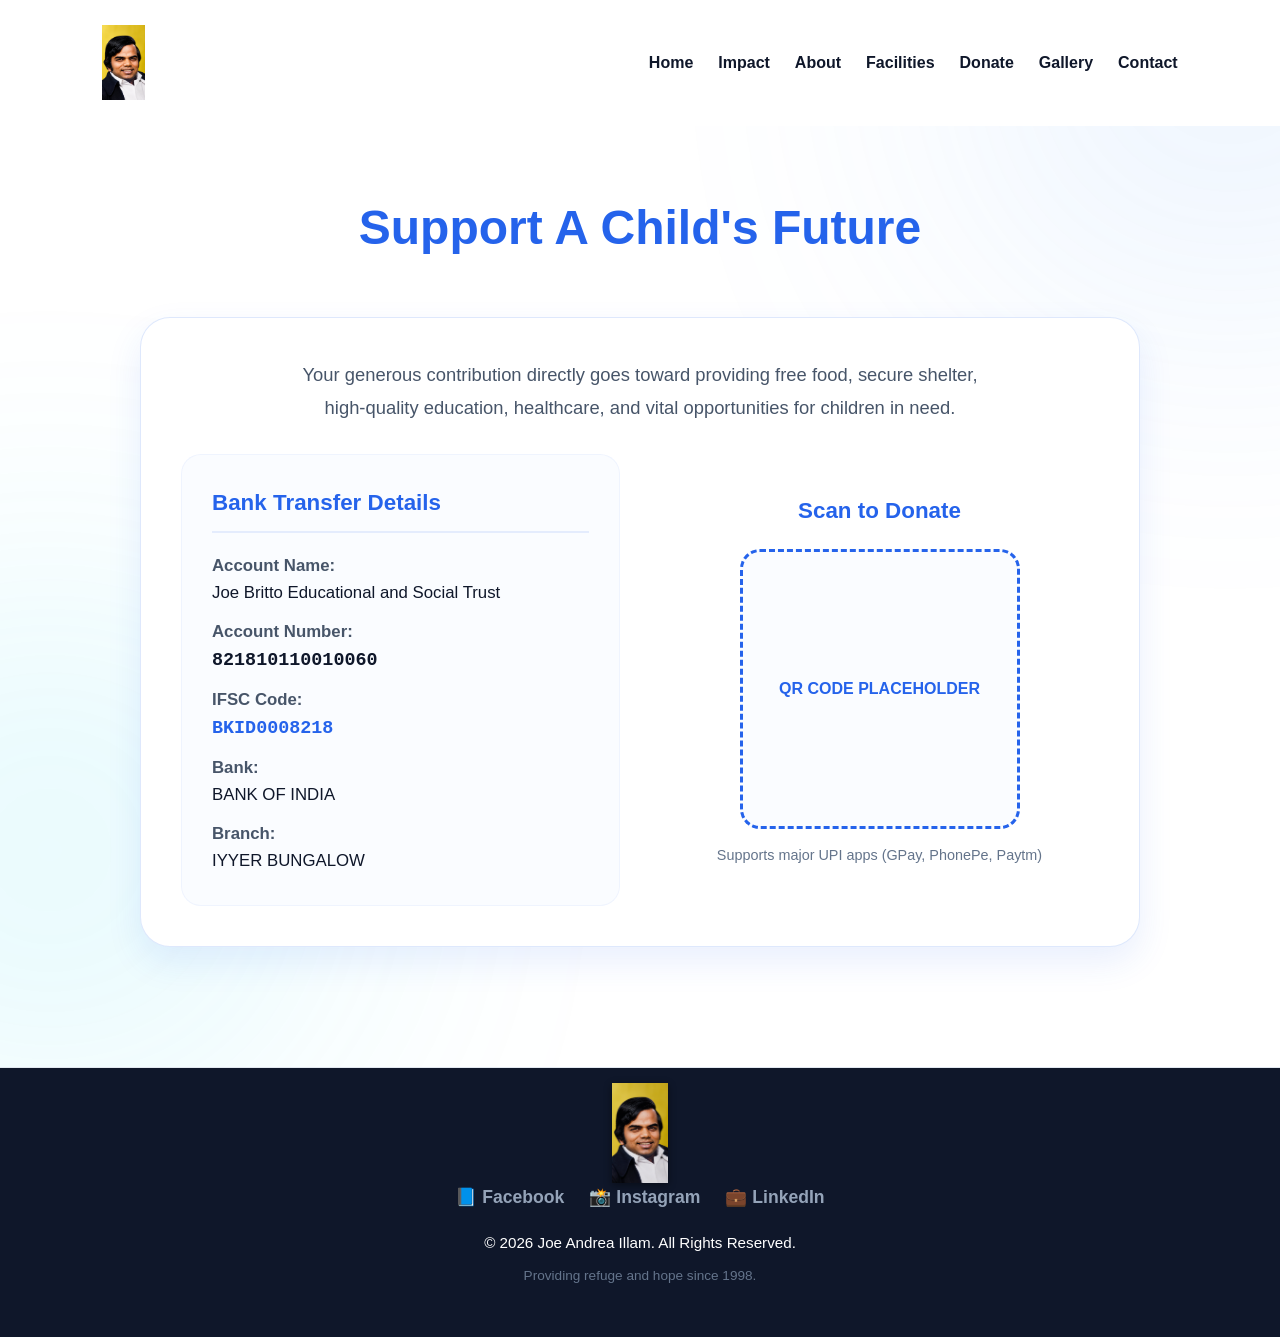
<file: html_files/donate.html>
<!DOCTYPE html>
<html lang="en">
<head>
    <meta charset="UTF-8">
    <meta name="viewport" content="width=device-width, initial-scale=1.0">
    <title>Donate | Support A Child's Future</title>
    <meta name="description" content="Support the children of Joe Andrea Illam by donating via bank transfer or QR code. Help us provide free food, shelter, and education.">
    <!-- Points to style.css on the outside folder -->
    <link rel="stylesheet" href="../style.css">
</head>
<body>

    <!-- NAVBAR -->
    <nav class="navbar">
        <!-- Replaced text placeholder with correctly scaled linked logo image -->
        <a href="/" style="display: flex; align-items: center; text-decoration: none; padding: 5px 0;">
            <img src="../assets/logo_ce.png" alt="Joe Andrea Illam Logo" style="height: 75px !important; width: auto !important; max-width: 100% !important; object-fit: contain;">
        </a>
        <ul class="nav-links">
            <li><a href="/">Home</a></li>
            <li><a href="/html_files/impact.html">Impact</a></li>
            <li><a href="/html_files/about.html">About</a></li>
            <li><a href="/html_files/facilities.html">Facilities</a></li>
            <li><a href="/html_files/donate.html">Donate</a></li>
            <li><a href="/pages/gallery.html">Gallery</a></li>
            <li><a href="/html_files/contact.html">Contact</a></li>
        </ul>
    </nav>

    <!-- DONATION SECTION -->
    <section class="donation-section" style="padding-top: 190px !important; margin-bottom: 40px; padding-left: 5%; padding-right: 5%;">
        <h2 class="section-title">Support A Child's Future</h2>
        
        <div class="donation-card" style="box-shadow: 0 15px 35px rgba(37, 99, 235, 0.1); border-radius: 30px; border: 1px solid rgba(37, 99, 235, 0.15); padding: 40px; max-width: 1000px; margin: 0 auto;">
            <p style="font-size: 1.15rem; color: #475569; text-align: center; max-width: 700px; margin: 0 auto 30px auto; line-height: 1.8;">
                Your generous contribution directly goes toward providing free food, secure shelter, high-quality education, healthcare, and vital opportunities for children in need.
            </p>

            <div style="display: grid; grid-template-columns: repeat(auto-fit, minmax(280px, 1fr)); gap: 40px; align-items: center; margin-top: 20px;">
                
                <!-- BANK DETAILS -->
                <div style="background: rgba(37, 99, 235, 0.02); padding: 30px; border-radius: 20px; border: 1px solid rgba(37, 99, 235, 0.05);">
                    <h3 style="color: #2563eb; margin-bottom: 20px; font-size: 1.4rem; border-bottom: 2px solid rgba(37, 99, 235, 0.1); padding-bottom: 10px;">Bank Transfer Details</h3>
                    
                    <p style="margin-bottom: 12px; font-size: 1.05rem;"><strong style="color: #475569;">Account Name:</strong><br>Joe Britto Educational and Social Trust</p>
                    <p style="margin-bottom: 12px; font-size: 1.05rem;"><strong style="color: #475569;">Account Number:</strong><br><span style="font-family: monospace; font-size: 1.15rem; color: #0f172a; font-weight: 600;">821810110010060</span></p>
                    <p style="margin-bottom: 12px; font-size: 1.05rem;"><strong style="color: #475569;">IFSC Code:</strong><br><span style="font-family: monospace; font-size: 1.15rem; color: #2563eb; font-weight: 600;">BKID0008218</span></p>
                    <p style="margin-bottom: 12px; font-size: 1.05rem;"><strong style="color: #475569;">Bank:</strong><br>BANK OF INDIA</p>
                    <p style="margin-bottom: 0; font-size: 1.05rem;"><strong style="color: #475569;">Branch:</strong><br>IYYER BUNGALOW</p>
                </div>

                <!-- QR CODE -->
                <div style="text-align: center; display: flex; flex-direction: column; align-items: center; justify-content: center;">
                    <h3 style="color: #2563eb; margin-bottom: 20px; font-size: 1.4rem;">Scan to Donate</h3>
                    <div class="image-placeholder" style="width: 100%; max-width: 280px; min-height: 280px; border: 3px dashed #2563eb; border-radius: 20px; font-weight: 700; color: #2563eb; display: flex; justify-content: center; align-items: center; background: rgba(37, 99, 235, 0.02);">
                        QR CODE PLACEHOLDER
                    </div>
                    <p style="font-size: 0.9rem; color: #64748b; margin-top: 15px;">Supports major UPI apps (GPay, PhonePe, Paytm)</p>
                </div>

            </div>
        </div>
    </section>

    <!-- FINAL UPDATED FOOTER -->
    <footer class="footer" style="padding: 40px 20px; background: #0f172a; color: #ffffff; text-align: center;">
        <div class="footer-logo" style="margin-bottom: 25px; border: none !important; outline: none !important; box-shadow: none !important;">
            <img src="../assets/logo_ce.png" alt="Joe Andrea Illam Footer Logo" style="height: 100px !important; width: auto !important; opacity: 0.9; filter: drop-shadow(0px 2px 4px rgba(0,0,0,0.5)); border: none !important; outline: none !important;">
        </div>
        
        <!-- Social Media Icon Links Block -->
        <div class="social-links" style="margin-bottom: 20px; display: flex; justify-content: center; align-items: center; gap: 25px; flex-wrap: wrap;">
            <a href="https://www.facebook.com/share/1VLfPqakQE/" target="_blank" style="color: #94a3b8; text-decoration: none; font-weight: 600; font-size: 1.1rem; transition: color 0.3s;" onmouseover="this.style.color='#1877F2'" onmouseout="this.style.color='#94a3b8'">
                📘 Facebook
            </a>
            <a href="https://www.instagram.com/joe_twinklings?igsh=MTR5OWZyY2IxOW5wZw%3D%3D" target="_blank" style="color: #94a3b8; text-decoration: none; font-weight: 600; font-size: 1.1rem; transition: color 0.3s;" onmouseover="this.style.color='#E1306C'" onmouseout="this.style.color='#94a3b8'">
                📸 Instagram
            </a>
            <a href="https://www.linkedin.com/in/joe-andrea-illam-51b11a83/" target="_blank" style="color: #94a3b8; text-decoration: none; font-weight: 600; font-size: 1.1rem; transition: color 0.3s;" onmouseover="this.style.color='#0A66C2'" onmouseout="this.style.color='#94a3b8'">
                💼 LinkedIn
            </a>
        </div>

        <p>&copy; 2026 Joe Andrea Illam. All Rights Reserved.</p>
        <p style="font-size: 0.85rem; color: #64748b; margin-top: 5px;">Providing refuge and hope since 1998.</p>
    </footer>

    <!-- Points to script.js on the outside folder -->
    <script src="../script.js"></script>
</body>
</html>
</file>
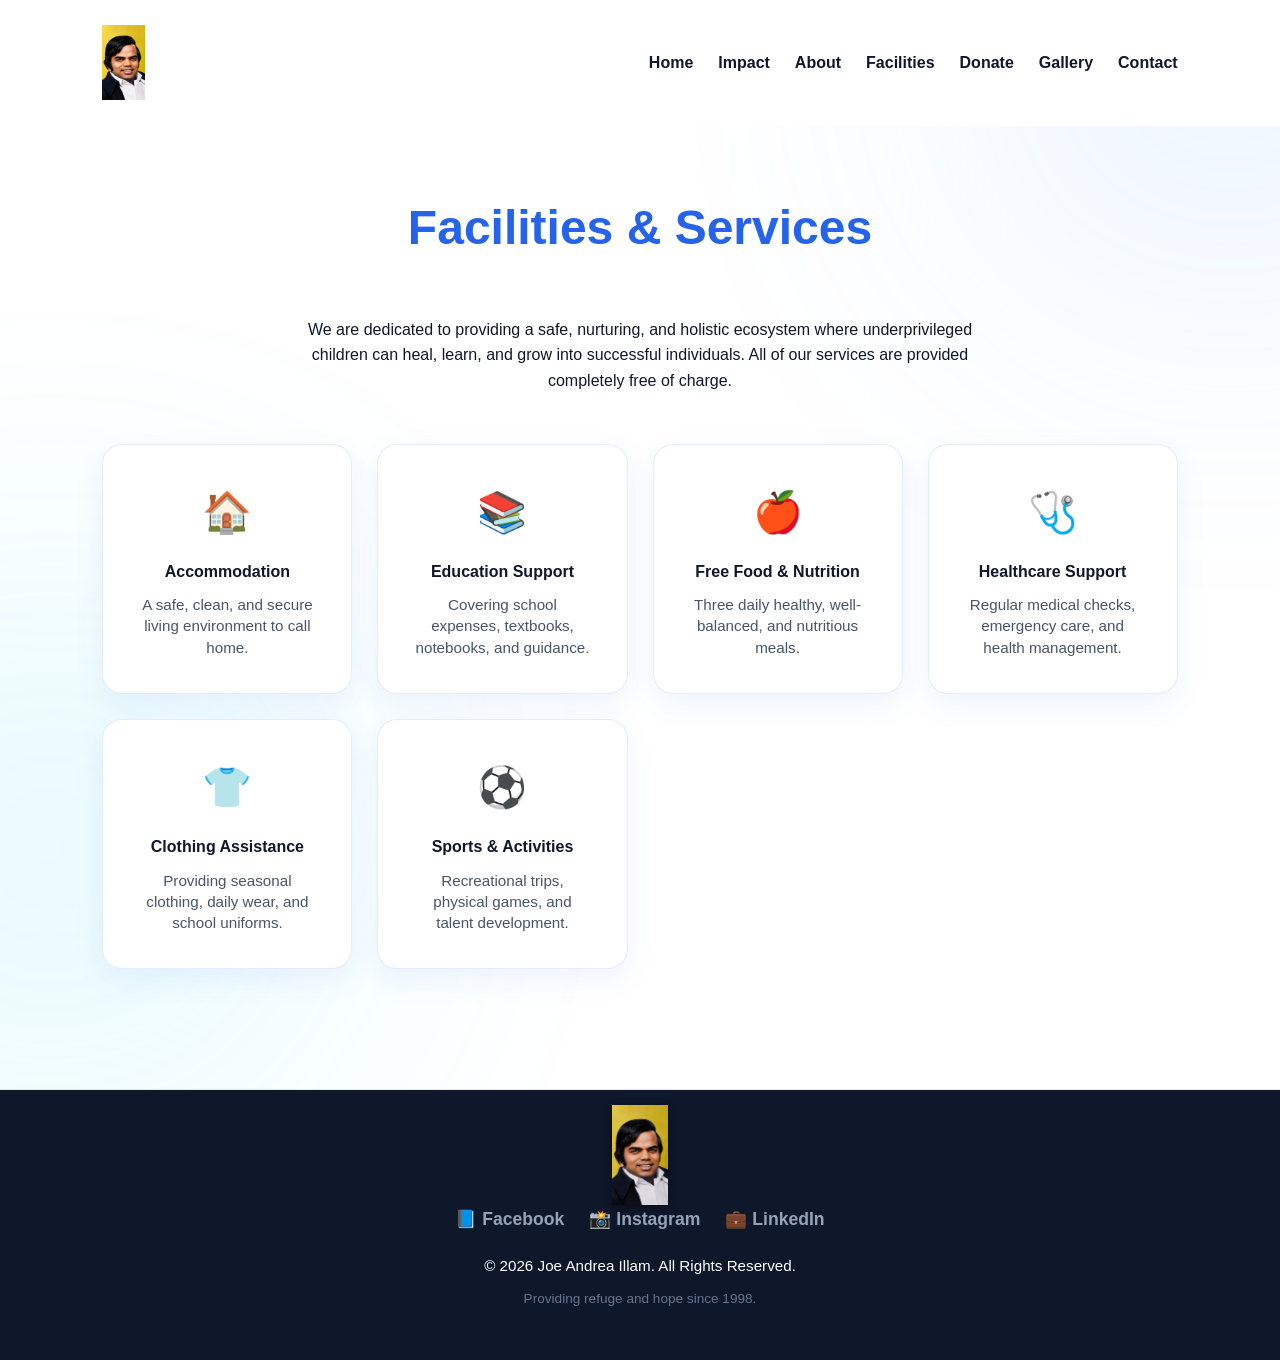
<file: html_files/facilities.html>
<!DOCTYPE html>
<html lang="en">
<head>
    <meta charset="UTF-8">
    <meta name="viewport" content="width=device-width, initial-scale=1.0">
    <title>Facilities & Services | Joe Andrea Illam</title>
    <meta name="description" content="Explore the free care, accommodation, food, nutrition, healthcare, and educational support provided to children at Joe Andrea Illam.">
    <!-- Points to style.css on the outside folder -->
    <link rel="stylesheet" href="../style.css">
</head>
<body>

    <!-- NAVBAR -->
    <nav class="navbar">
        <!-- Replaced text placeholder with correctly scaled linked logo image -->
        <a href="/" style="display: flex; align-items: center; text-decoration: none; padding: 5px 0;">
            <img src="../assets/logo_ce.png" alt="Joe Andrea Illam Logo" style="height: 75px !important; width: auto !important; max-width: 100% !important; object-fit: contain;">
        </a>
        <ul class="nav-links">
            <li><a href="/">Home</a></li>
            <li><a href="/html_files/impact.html">Impact</a></li>
            <li><a href="/html_files/about.html">About</a></li>
            <li><a href="/html_files/facilities.html">Facilities</a></li>
            <li><a href="/html_files/donate.html">Donate</a></li>
            <li><a href="/pages/gallery.html">Gallery</a></li>
            <li><a href="/html_files/contact.html">Contact</a></li>
        </ul>
    </nav>

    <!-- FACILITIES SECTION -->
    <section class="facilities-section" style="padding-top: 190px !important; margin-bottom: 40px;">
        <h2 class="section-title">Facilities & Services</h2>
        <p style="text-align: center; max-width: 700px; margin: 0 auto 50px auto; color: #0f172a;">
            We are dedicated to providing a safe, nurturing, and holistic ecosystem where underprivileged children can heal, learn, and grow into successful individuals. All of our services are provided completely free of charge.
        </p>
        
        <div class="facility-grid">
            <div class="facility-card">
                <div style="font-size: 2.5rem; margin-bottom: 15px;">🏠</div>
                Accommodation
                <p style="font-size: 0.95rem; font-weight: 400; color: #475569; margin-top: 10px; line-height: 1.4;">A safe, clean, and secure living environment to call home.</p>
            </div>
            
            <div class="facility-card">
                <div style="font-size: 2.5rem; margin-bottom: 15px;">📚</div>
                Education Support
                <p style="font-size: 0.95rem; font-weight: 400; color: #475569; margin-top: 10px; line-height: 1.4;">Covering school expenses, textbooks, notebooks, and guidance.</p>
            </div>
            
            <div class="facility-card">
                <div style="font-size: 2.5rem; margin-bottom: 15px;">🍎</div>
                Free Food & Nutrition
                <p style="font-size: 0.95rem; font-weight: 400; color: #475569; margin-top: 10px; line-height: 1.4;">Three daily healthy, well-balanced, and nutritious meals.</p>
            </div>
            
            <div class="facility-card">
                <div style="font-size: 2.5rem; margin-bottom: 15px;">🩺</div>
                Healthcare Support
                <p style="font-size: 0.95rem; font-weight: 400; color: #475569; margin-top: 10px; line-height: 1.4;">Regular medical checks, emergency care, and health management.</p>
            </div>
            
            <div class="facility-card">
                <div style="font-size: 2.5rem; margin-bottom: 15px;">👕</div>
                Clothing Assistance
                <p style="font-size: 0.95rem; font-weight: 400; color: #475569; margin-top: 10px; line-height: 1.4;">Providing seasonal clothing, daily wear, and school uniforms.</p>
            </div>
            
            <div class="facility-card">
                <div style="font-size: 2.5rem; margin-bottom: 15px;">⚽</div>
                Sports & Activities
                <p style="font-size: 0.95rem; font-weight: 400; color: #475569; margin-top: 10px; line-height: 1.4;">Recreational trips, physical games, and talent development.</p>
            </div>
        </div>
    </section>

    <!-- FINAL UPDATED FOOTER -->
    <footer class="footer" style="padding: 40px 20px; background: #0f172a; color: #ffffff; text-align: center;">
        <div class="footer-logo" style="margin-bottom: 25px; border: none !important; outline: none !important; box-shadow: none !important;">
            <img src="../assets/logo_ce.png" alt="Joe Andrea Illam Footer Logo" style="height: 100px !important; width: auto !important; opacity: 0.9; filter: drop-shadow(0px 2px 4px rgba(0,0,0,0.5)); border: none !important; outline: none !important;">
        </div>
        
        <!-- Social Media Icon Links Block -->
        <div class="social-links" style="margin-bottom: 20px; display: flex; justify-content: center; align-items: center; gap: 25px; flex-wrap: wrap;">
            <a href="https://www.facebook.com/share/1VLfPqakQE/" target="_blank" style="color: #94a3b8; text-decoration: none; font-weight: 600; font-size: 1.1rem; transition: color 0.3s;" onmouseover="this.style.color='#1877F2'" onmouseout="this.style.color='#94a3b8'">
                📘 Facebook
            </a>
            <a href="https://www.instagram.com/joe_twinklings?igsh=MTR5OWZyY2IxOW5wZw%3D%3D" target="_blank" style="color: #94a3b8; text-decoration: none; font-weight: 600; font-size: 1.1rem; transition: color 0.3s;" onmouseover="this.style.color='#E1306C'" onmouseout="this.style.color='#94a3b8'">
                📸 Instagram
            </a>
            <a href="https://www.linkedin.com/in/joe-andrea-illam-51b11a83/" target="_blank" style="color: #94a3b8; text-decoration: none; font-weight: 600; font-size: 1.1rem; transition: color 0.3s;" onmouseover="this.style.color='#0A66C2'" onmouseout="this.style.color='#94a3b8'">
                💼 LinkedIn
            </a>
        </div>

        <p>&copy; 2026 Joe Andrea Illam. All Rights Reserved.</p>
        <p style="font-size: 0.85rem; color: #64748b; margin-top: 5px;">Providing refuge and hope since 1998.</p>
    </footer>

    <!-- Points to script.js on the outside folder -->
    <script src="../script.js"></script>
</body>
</html>
</file>
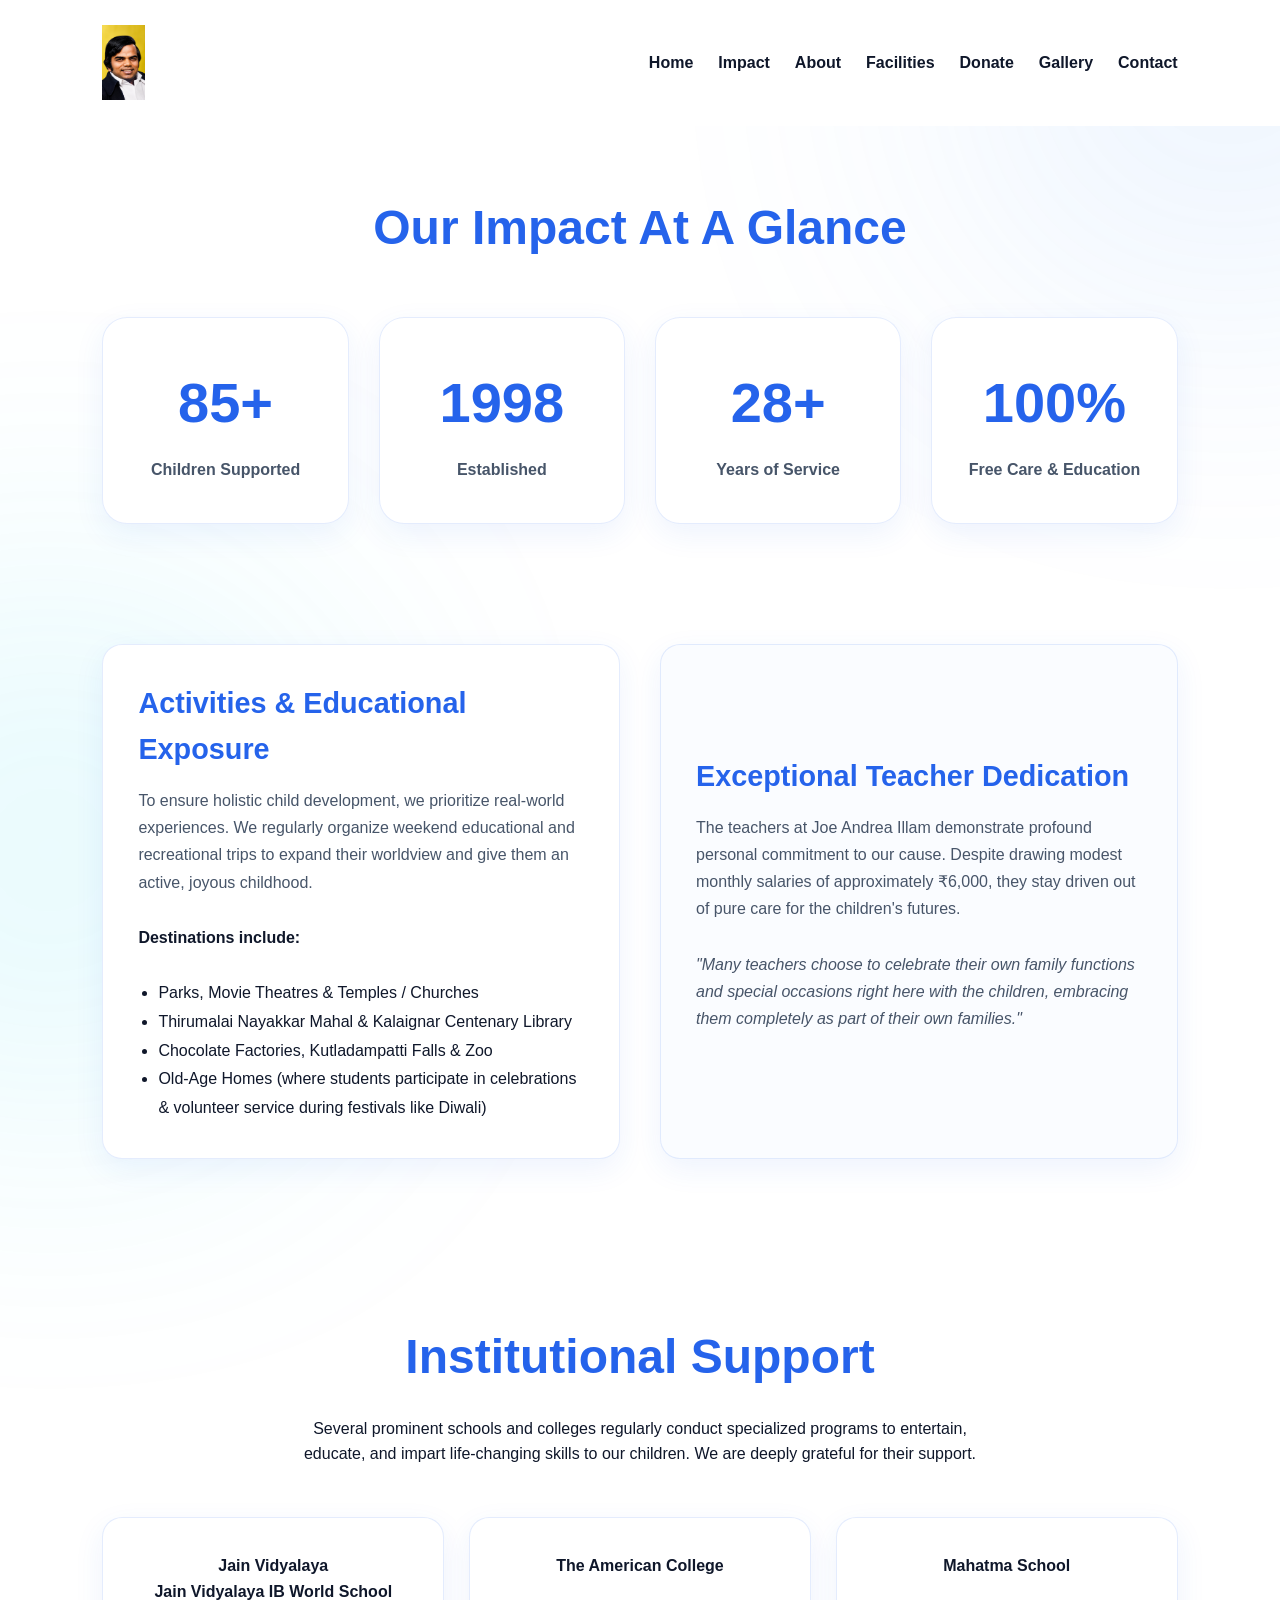
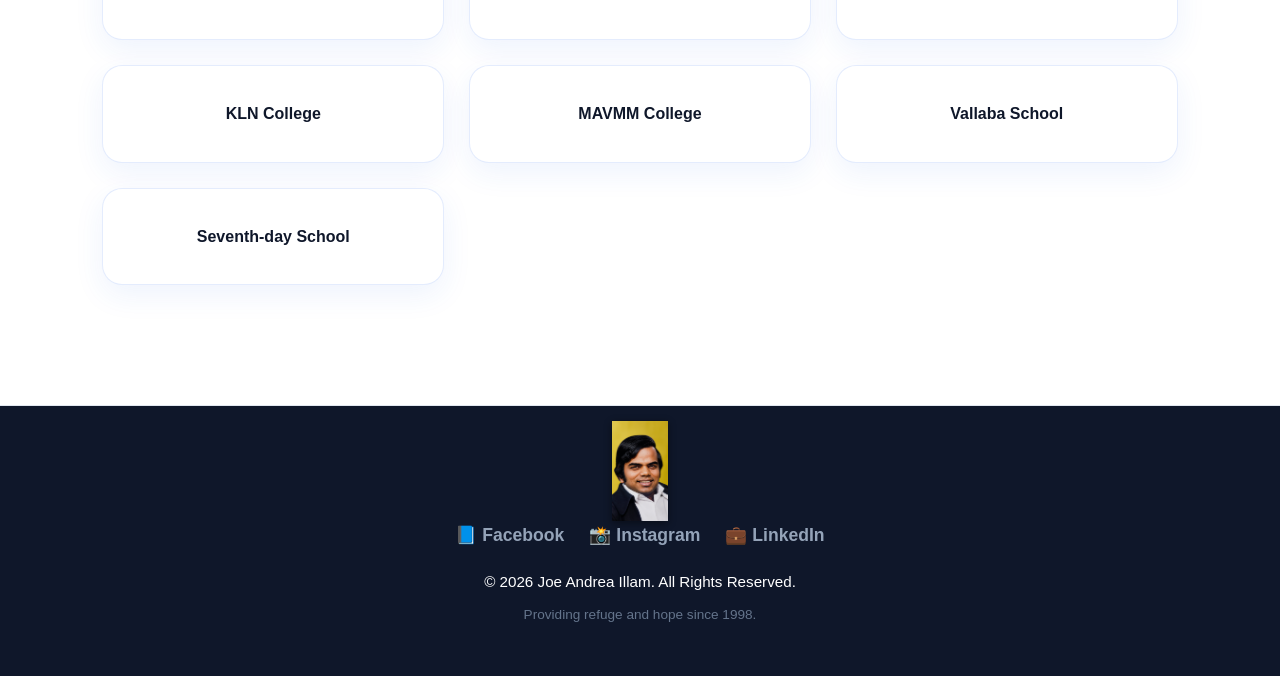
<file: html_files/impact.html>
<!DOCTYPE html>
<html lang="en">
<head>
    <meta charset="UTF-8">
    <meta name="viewport" content="width=device-width, initial-scale=1.0">
    <title>Our Impact | Joe Andrea Illam</title>
    <meta name="description" content="Discover the educational exposure, recreational activities, and academic partnerships that empower children at Joe Andrea Illam.">
    <!-- Points to style.css on the outside folder -->
    <link rel="stylesheet" href="../style.css">
</head>
<body>

    <!-- NAVBAR -->
    <nav class="navbar">
        <!-- Replaced text placeholder with a bigger linked logo image pointing out to assets folder -->
        <a href="/" style="display: flex; align-items: center; text-decoration: none; padding: 5px 0;">
            <img src="../assets/logo_ce.png" alt="Joe Andrea Illam Logo" style="height: 75px !important; width: auto !important; max-width: 100% !important; object-fit: contain;">
        </a>
        <ul class="nav-links">
            <!-- Changed href here to "/" too -->
            <li><a href="/">Home</a></li>
            <li><a href="/html_files/impact.html">Impact</a></li>
            <li><a href="/html_files/about.html">About</a></li>
            <li><a href="/html_files/facilities.html">Facilities</a></li>
            <li><a href="/html_files/donate.html">Donate</a></li>
            <li><a href="/pages/gallery.html">Gallery</a></li>
            <li><a href="/html_files/contact.html">Contact</a></li>
        </ul>
    </nav>

    <!-- CORE STATS SECTION -->
    <section class="stats-section" style="padding-top: 190px !important;">
        <h2 class="section-title">Our Impact At A Glance</h2>
        <div class="stats-container">
            <div class="stat-card">
                <h3>85+</h3>
                <p>Children Supported</p>
            </div>
            <div class="stat-card">
                <h3>1998</h3>
                <p>Established</p>
            </div>
            <div class="stat-card">
                <h3>28+</h3>
                <p>Years of Service</p>
            </div>
            <div class="stat-card">
                <h3>100%</h3>
                <p>Free Care & Education</p>
            </div>
        </div>
    </section>

    <!-- ACTIVITIES & DEVELOPMENT -->
    <section class="about-section" style="padding-top: 40px;">
        <div class="about-container" style="grid-template-columns: repeat(auto-fit, minmax(320px, 1fr)); gap: 40px; align-items: stretch;">
            
            <div class="about-content" style="display: flex; flex-direction: column; justify-content: center;">
                <h3 style="color: #2563eb; margin-bottom: 15px;">Activities & Educational Exposure</h3>
                <p>To ensure holistic child development, we prioritize real-world experiences. We regularly organize weekend educational and recreational trips to expand their worldview and give them an active, joyous childhood.</p>
                <p style="margin-top: 10px; font-weight: 600; color: #0f172a;">Destinations include:</p>
                <ul style="margin-left: 20px; margin-top: 10px; color: #0f172a; line-height: 1.8;">
                    <li>Parks, Movie Theatres & Temples / Churches</li>
                    <li>Thirumalai Nayakkar Mahal & Kalaignar Centenary Library</li>
                    <li>Chocolate Factories, Kutladampatti Falls & Zoo</li>
                    <li>Old-Age Homes (where students participate in celebrations & volunteer service during festivals like Diwali)</li>
                </ul>
            </div>

            <div class="about-content" style="background: rgba(37,99,235,0.02); display: flex; flex-direction: column; justify-content: center;">
                <h3 style="color: #2563eb; margin-bottom: 15px;">Exceptional Teacher Dedication</h3>
                <p>The teachers at Joe Andrea Illam demonstrate profound personal commitment to our cause. Despite drawing modest monthly salaries of approximately ₹6,000, they stay driven out of pure care for the children's futures.</p>
                <p style="margin-top: 10px; font-style: italic;">"Many teachers choose to celebrate their own family functions and special occasions right here with the children, embracing them completely as part of their own families."</p>
            </div>

        </div>
    </section>

    <!-- SUPPORTING INSTITUTIONS -->
    <section class="facilities-section" style="padding-top: 40px; margin-bottom: 40px;">
        <h2 class="section-title" style="margin-bottom: 20px;">Institutional Support</h2>
        <p style="text-align: center; max-width: 700px; margin: 0 auto 50px auto; color: #0f172a;">
            Several prominent schools and colleges regularly conduct specialized programs to entertain, educate, and impart life-changing skills to our children. We are deeply grateful for their support.
        </p>
        
        <div class="facility-grid" style="grid-template-columns: repeat(auto-fit, minmax(280px, 1fr));">
            <div class="facility-card">Jain Vidyalaya
             <p></p>Jain Vidyalaya IB World School</p></div>
            
            <div class="facility-card">The American College</div>
            <div class="facility-card">Mahatma School</div>
            <div class="facility-card">KLN College</div>
            <div class="facility-card">MAVMM College</div>
            <div class="facility-card">Vallaba School</div>
            <div class="facility-card">Seventh-day School</div>
        </div>
    </section>

    <!-- FOOTER -->
    <!-- FINAL UPDATED FOOTER -->
    <footer class="footer" style="padding: 40px 20px; background: #0f172a; color: #ffffff; text-align: center;">
        <!-- Replaced text LOGO placeholder with a bigger version of your logo image -->
        <div class="footer-logo" style="margin-bottom: 25px; border: none !important; outline: none !important; box-shadow: none !important;">
            <img src="../assets/logo_ce.png" alt="Joe Andrea Illam Footer Logo" style="height: 100px !important; width: auto !important; opacity: 0.9; filter: drop-shadow(0px 2px 4px rgba(0,0,0,0.5)); border: none !important; outline: none !important;">
        </div>
        
        <!-- Social Media Icon Links Block -->
        <div class="social-links" style="margin-bottom: 20px; display: flex; justify-content: center; align-items: center; gap: 25px; flex-wrap: wrap;">
            <a href="https://www.facebook.com/share/1VLfPqakQE/" target="_blank" style="color: #94a3b8; text-decoration: none; font-weight: 600; font-size: 1.1rem; transition: color 0.3s;" onmouseover="this.style.color='#1877F2'" onmouseout="this.style.color='#94a3b8'">
                📘 Facebook
            </a>
            <a href="https://www.instagram.com/joe_twinklings?igsh=MTR5OWZyY2IxOW5wZw%3D%3D" target="_blank" style="color: #94a3b8; text-decoration: none; font-weight: 600; font-size: 1.1rem; transition: color 0.3s;" onmouseover="this.style.color='#E1306C'" onmouseout="this.style.color='#94a3b8'">
                📸 Instagram
            </a>
            <a href="https://www.linkedin.com/in/joe-andrea-illam-51b11a83/" target="_blank" style="color: #94a3b8; text-decoration: none; font-weight: 600; font-size: 1.1rem; transition: color 0.3s;" onmouseover="this.style.color='#0A66C2'" onmouseout="this.style.color='#94a3b8'">
                💼 LinkedIn
            </a>
        </div>

        <p>&copy; 2026 Joe Andrea Illam. All Rights Reserved.</p>
        <p style="font-size: 0.85rem; color: #64748b; margin-top: 5px;">Providing refuge and hope since 1998.</p>
    </footer>

    <!-- Points to script.js on the outside folder -->
    <script src="../script.js"></script>
</body>
</html>
</file>
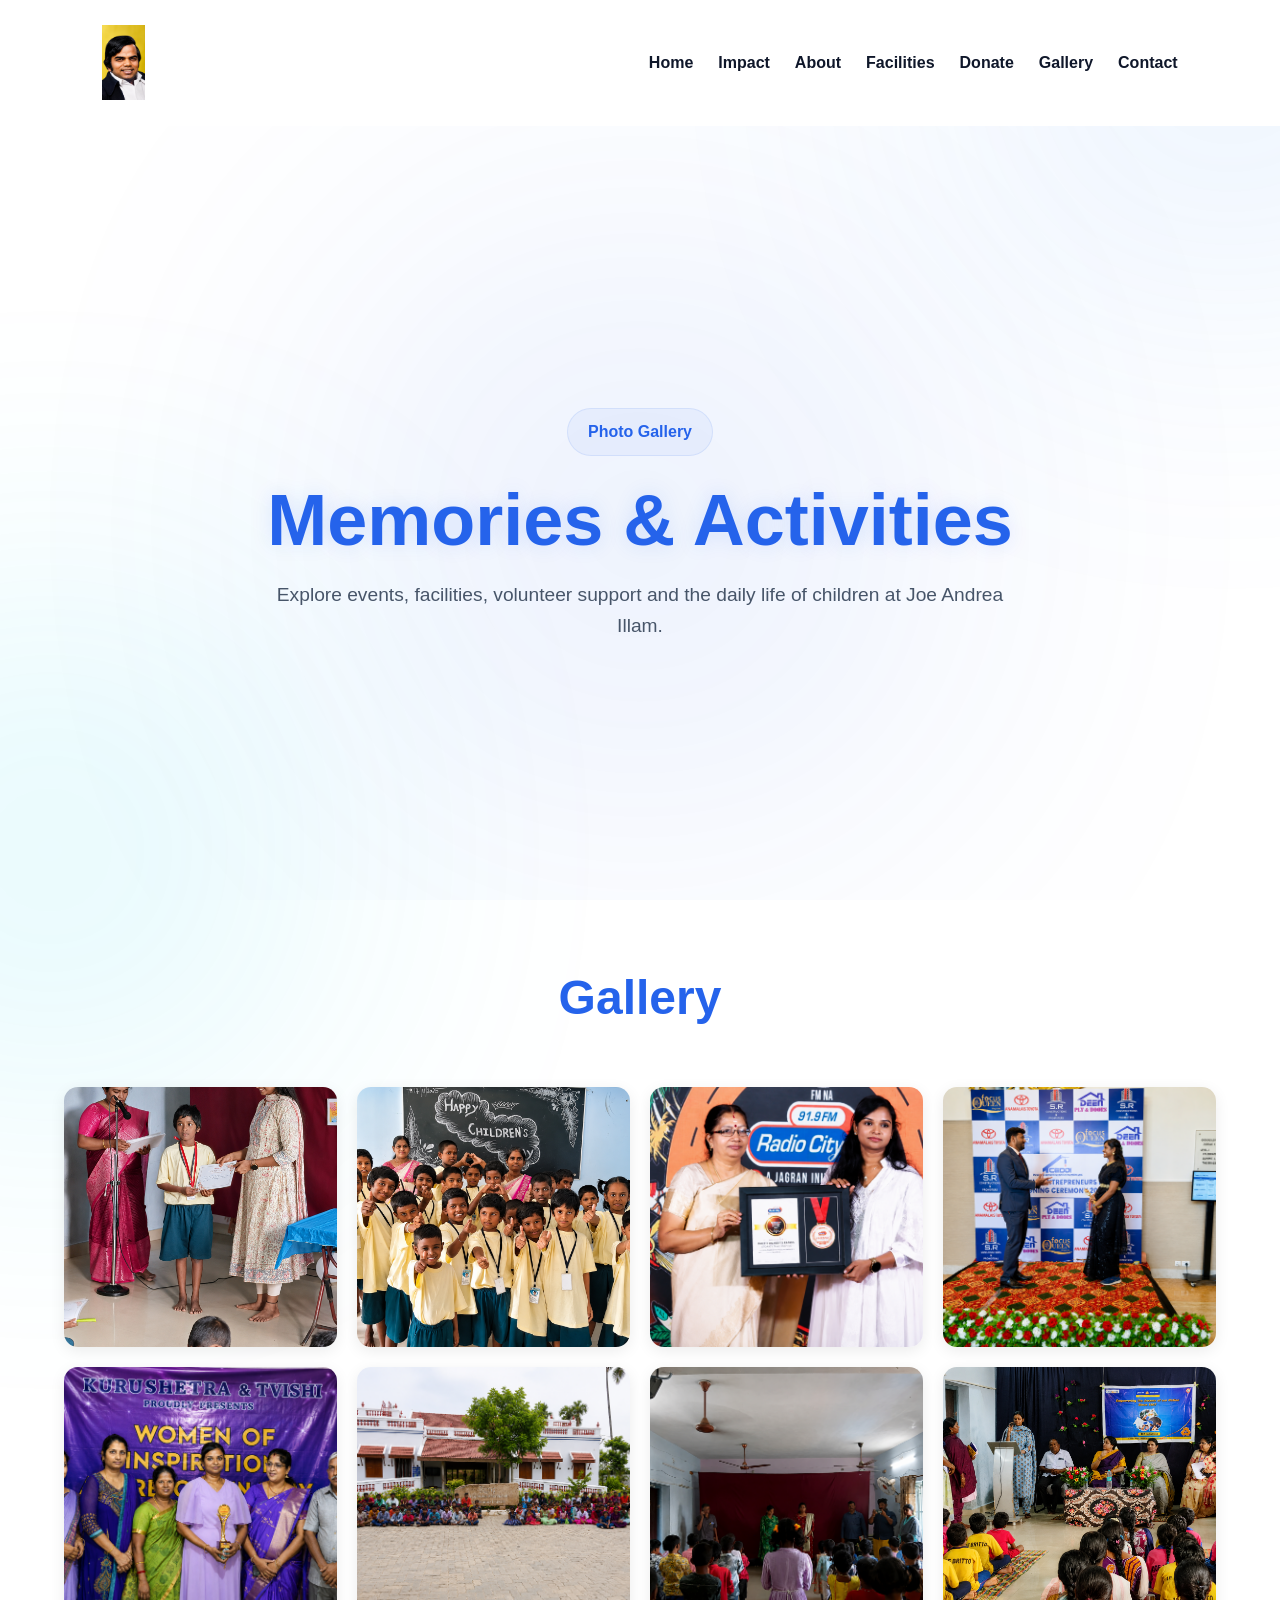
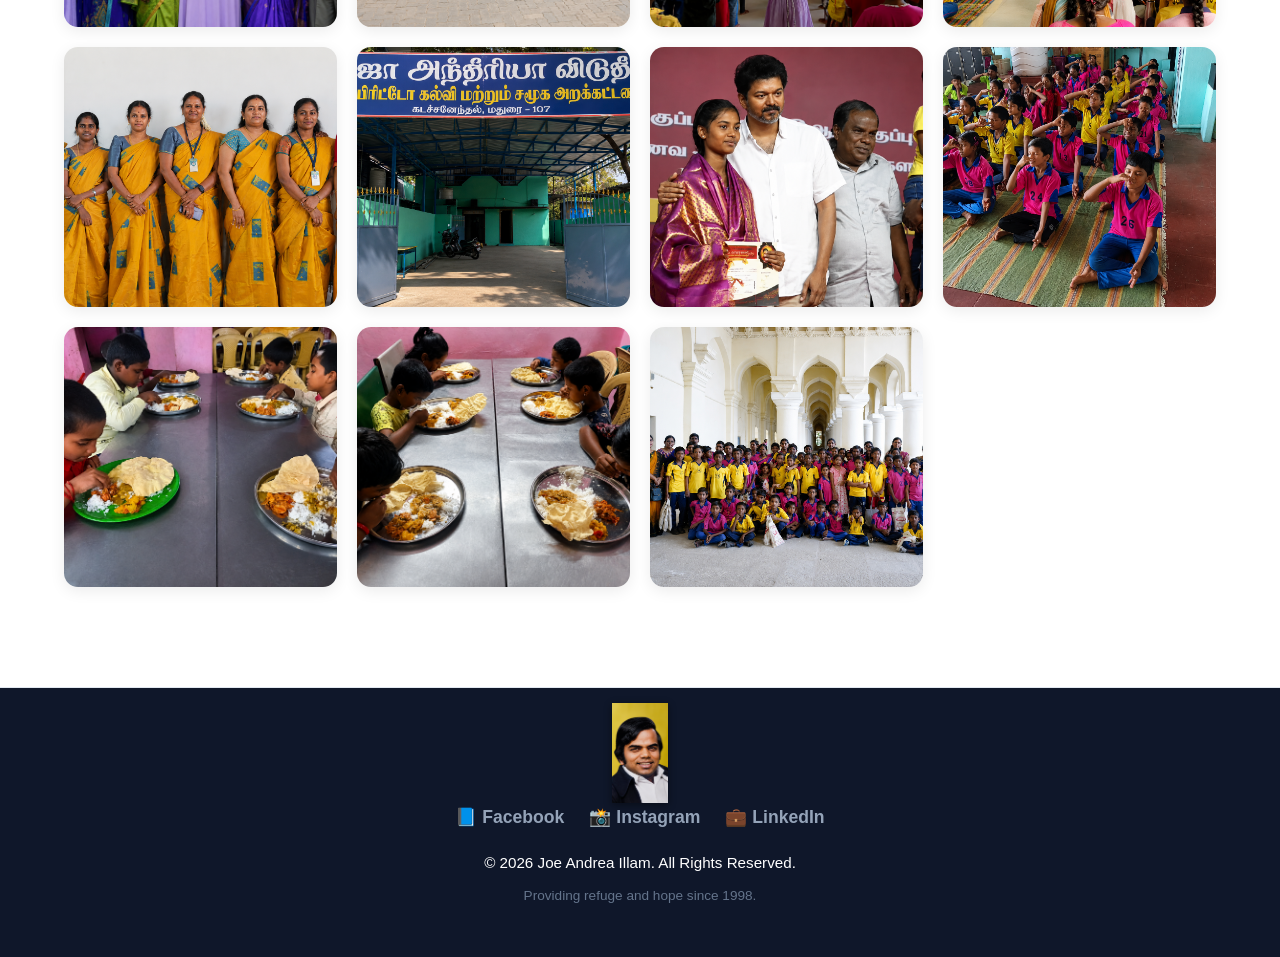
<file: pages/gallery.html>
<!DOCTYPE html>
<html lang="en">
<head>
    <meta charset="UTF-8">
    <meta name="viewport" content="width=device-width, initial-scale=1.0">
    <title>Gallery | Joe Andrea Illam</title>
    <!-- Points perfectly back to style.css outside the pages folder -->
    <link rel="stylesheet" href="../style.css">
    <style>
        /* ---- Gallery-only styles (safe to leave here, doesn't touch style.css) ---- */
        .gallery-grid {
            display: grid;
            grid-template-columns: repeat(auto-fill, minmax(260px, 1fr));
            gap: 20px;
            margin-top: 30px;
        }
        .gallery-grid img {
            width: 100%;
            height: 260px;
            object-fit: cover;
            border-radius: 14px;
            display: block;
            box-shadow: 0 4px 15px rgba(0,0,0,0.08);
            transition: transform .3s ease, box-shadow .3s ease;
        }
        .gallery-grid img:hover {
            transform: translateY(-6px);
            box-shadow: 0 15px 30px rgba(37, 99, 235, 0.2);
        }
        .gallery-empty {
            text-align: center;
            color: #64748b;
            font-weight: 600;
            padding: 40px 0;
        }
    </style>
</head>
<body>

    <!-- NAVBAR -->
    <nav class="navbar">
        <a href="/" style="display: flex; align-items: center; text-decoration: none; padding: 5px 0;">
            <img src="../assets/logo_ce.png" alt="Joe Andrea Illam Logo" style="height: 75px !important; width: auto !important; max-width: 100% !important; object-fit: contain;">
        </a>
        <ul class="nav-links">
            <li><a href="/">Home</a></li>
            <li><a href="/html_files/impact.html">Impact</a></li>
            <li><a href="/html_files/about.html">About</a></li>
            <li><a href="/html_files/facilities.html">Facilities</a></li>
            <li><a href="/html_files/donate.html">Donate</a></li>
            <li><a href="/pages/gallery.html">Gallery</a></li>
            <li><a href="/html_files/contact.html">Contact</a></li>
        </ul>
    </nav>

    <!-- HERO -->
    <section class="hero" style="padding-top: 190px !important;">
        <div class="hero-glow"></div>
        <div class="hero-content">
            <span class="hero-tag">Photo Gallery</span>
            <h1>Memories & Activities</h1>
            <p>Explore events, facilities, volunteer support and the daily life of children at Joe Andrea Illam.</p>
        </div>
    </section>

    <!-- GALLERY SECTION (single grid, no sub-sections) -->
    <section id="gallery" style="padding: 60px 5% 100px 5%; max-width: 1300px; margin: 0 auto;">
        <h2 class="section-title">Gallery</h2>

        <div class="gallery-grid" id="galleryGrid"></div>
        <p class="gallery-empty" id="galleryEmpty" style="display:none;">No photos yet — add images to the assets folder and list their filenames in gallery.html.</p>
    </section>

    <!-- FOOTER -->
    <footer class="footer" style="padding: 40px 20px; background: #0f172a; color: #ffffff; text-align: center;">
        <div class="footer-logo" style="margin-bottom: 25px; border: none !important; outline: none !important; box-shadow: none !important;">
            <img src="../assets/logo_ce.png" alt="Joe Andrea Illam Footer Logo" style="height: 100px !important; width: auto !important; opacity: 0.9; filter: drop-shadow(0px 2px 4px rgba(0,0,0,0.5)); border: none !important; outline: none !important;">
        </div>

        <div class="social-links" style="margin-bottom: 20px; display: flex; justify-content: center; align-items: center; gap: 25px; flex-wrap: wrap;">
            <a href="https://www.facebook.com/share/1VLfPqakQE/" target="_blank" style="color: #94a3b8; text-decoration: none; font-weight: 600; font-size: 1.1rem; transition: color 0.3s;" onmouseover="this.style.color='#1877F2'" onmouseout="this.style.color='#94a3b8'">
                📘 Facebook
            </a>
            <a href="https://www.instagram.com/joe_twinklings?igsh=MTR5OWZyY2IxOW5wZw%3D%3D" target="_blank" style="color: #94a3b8; text-decoration: none; font-weight: 600; font-size: 1.1rem; transition: color 0.3s;" onmouseover="this.style.color='#E1306C'" onmouseout="this.style.color='#94a3b8'">
                📸 Instagram
            </a>
            <a href="https://www.linkedin.com/in/joe-andrea-illam-51b11a83/" target="_blank" style="color: #94a3b8; text-decoration: none; font-weight: 600; font-size: 1.1rem; transition: color 0.3s;" onmouseover="this.style.color='#0A66C2'" onmouseout="this.style.color='#94a3b8'">
                💼 LinkedIn
            </a>
        </div>

        <p>&copy; 2026 Joe Andrea Illam. All Rights Reserved.</p>
        <p style="font-size: 0.85rem; color: #64748b; margin-top: 5px;">Providing refuge and hope since 1998.</p>
    </footer>

    <script src="../script.js"></script>

    <!-- ===================================================================
         GALLERY IMAGE LIST
         Add every new photo's filename to this array (inside the assets folder).
         That's the ONLY thing you need to touch when you upload new photos.
         Example: "kids-day-1.jpg", "annual-function.png"
    =================================================================== -->
    <script>
        const galleryImages = [
            "student_award.png",
            "childrens_day.png",
            "radio_city.png",
            "inspiring_women2.png",
            "inspiring_women1.png",
            "keladi_tour.png",
            "programme2.png",
            "programme1.png",
            "teachers_group.png",
            "entrenece.png",
            "vijay_award.png",
            "yoga.png",
            "food2.png",
            "food1.png",
            "student_teacher_group.png",
        ];

        const grid = document.getElementById("galleryGrid");
        const emptyMsg = document.getElementById("galleryEmpty");

        if (galleryImages.length === 0) {
            emptyMsg.style.display = "block";
        } else {
            galleryImages.forEach((filename) => {
                const img = document.createElement("img");
                img.src = "../assets/" + filename;
                img.alt = "Joe Andrea Illam - Gallery Photo";
                img.loading = "lazy";
                grid.appendChild(img);
            });
        }
    </script>
</body>
</html>
</file>
<file: style.css>
/* =====================================
JOE ANDREA ILLAM - STYLE.CSS
===================================== */

* {
    margin: 0;
    padding: 0;
    box-sizing: border-box;
    /* Removed scroll-behavior: smooth to fix page jumping issue */
}

body {
    background: #ffffff;
    color: #0f172a;
    font-family: Arial, Helvetica, sans-serif;
    overflow-x: hidden;
    line-height: 1.6;
}

/* Background Blobs */
body::before {
    content: "";
    position: fixed;
    top: -200px;
    right: -200px;
    width: 500px;
    height: 500px;
    background: #60a5fa;
    opacity: 0.15;
    border-radius: 50%;
    filter: blur(150px);
    z-index: -1;
}

body::after {
    content: "";
    position: fixed;
    bottom: -200px;
    left: -200px;
    width: 500px;
    height: 500px;
    background: #22d3ee;
    opacity: 0.15;
    border-radius: 50%;
    filter: blur(150px);
    z-index: -1;
}

/* ==========================
NAVBAR
========================== */

.navbar {
    position: fixed;
    top: 0;
    left: 0;
    width: 100%;
    display: flex;
    justify-content: space-between;
    align-items: center;
    padding: 20px 8%;
    background: rgba(255, 255, 255, 0.95);
    box-shadow: 0 4px 20px rgba(0, 0, 0, 0.05);
    backdrop-filter: blur(15px);
    z-index: 1000;
    border-bottom: 1px solid rgba(255, 255, 255, 0.08);
}

.logo-box {
    width: 120px;
    height: 50px;
    border: 2px dashed #2563eb;
    display: flex;
    align-items: center;
    justify-content: center;
    color: #2563eb; /* Set to deep blue to match themes securely */
    font-weight: bold;
    border-radius: 10px;
}

.nav-links {
    display: flex;
    list-style: none;
    gap: 25px;
}

.nav-links a {
    text-decoration: none;
    color: #0f172a;
    font-weight: 600;
    transition: .3s;
}

.nav-links a:hover {
    color: #2563eb;
}

/* ==========================
HERO
========================== */

.hero {
    min-height: 100vh;
    display: flex;
    align-items: center;
    justify-content: center;
    text-align: center;
    position: relative;
    overflow: hidden;
    padding: 140px 20px 40px 20px; /* Enhanced padding to handle top bar spacing safely */
}

.hero-glow {
    position: absolute;
    width: 500px;
    height: 500px;
    background: #2563eb;
    opacity: .15;
    border-radius: 50%;
    filter: blur(180px);
    animation: floatGlow 8s ease-in-out infinite;
}

@keyframes floatGlow {
    0% { transform: translate(-120px, -50px); }
    50% { transform: translate(120px, 50px); }
    100% { transform: translate(-120px, -50px); }
}

.hero-content {
    max-width: 900px;
    position: relative;
    z-index: 5;
}

.hero-tag {
    display: inline-block;
    padding: 10px 20px;
    background: rgba(37, 99, 235, 0.05);
    border: 1px solid rgba(37, 99, 235, 0.1);
    border-radius: 50px;
    margin-bottom: 25px;
    color: #2563eb;
    font-weight: 600;
}

.hero-content h1 {
    font-size: 4.5rem;
    font-weight: 800;
    color: #2563eb;
    line-height: 1.1;
    margin-bottom: 20px;
    text-shadow: 0 0 20px rgba(37, 99, 235, 0.15);
}

.hero-content p {
    font-size: 1.2rem;
    max-width: 750px;
    margin: auto;
    color: #475569;
}

.hero-buttons {
    margin-top: 35px;
    display: flex;
    justify-content: center;
    gap: 20px;
}

.hero-btn {
    padding: 15px 35px;
    border: none;
    border-radius: 50px;
    cursor: pointer;
    font-weight: bold;
    color: white;
    background: linear-gradient(135deg, #3b82f6, #2563eb);
    transition: .4s;
    text-decoration: none;
    display: inline-block;
}

.hero-btn:hover {
    transform: translateY(-6px);
    box-shadow: 0 10px 25px rgba(37, 99, 235, 0.3);
}

.secondary-btn {
    background: transparent !important;
    border: 2px solid #2563eb;
    color: #2563eb;
}

.secondary-btn:hover {
    background: #2563eb !important;
    color: white;
}

/* ==========================
GLOBAL SECTIONS
========================== */

section {
    padding: 80px 8%;
}

.section-title {
    text-align: center;
    font-size: 3rem;
    color: #2563eb;
    margin-bottom: 50px;
    font-weight: 800;
}

/* ==========================
IMPACT (STATS)
========================== */

.stats-container {
    display: grid;
    grid-template-columns: repeat(auto-fit, minmax(220px, 1fr));
    gap: 30px;
}

.stat-card {
    background: #ffffff;
    border: 1px solid rgba(37, 99, 235, 0.12);
    box-shadow: 0 10px 30px rgba(37, 99, 235, 0.08);
    backdrop-filter: blur(20px);
    border-radius: 25px;
    text-align: center;
    padding: 40px 20px;
    transition: .4s;
}

.stat-card:hover {
    transform: translateY(-10px);
    box-shadow: 0 20px 40px rgba(37, 99, 235, 0.15);
}

.stat-card h3 {
    font-size: 3.5rem;
    color: #2563eb;
    margin-bottom: 10px;
}

.stat-card p {
    color: #475569;
    font-weight: 600;
}

/* ==========================
ABOUT
========================== */

.about-container {
    display: grid;
    grid-template-columns: repeat(auto-fit, minmax(320px, 1fr));
    gap: 40px;
    align-items: center;
    margin-bottom: 40px;
}

.image-placeholder {
    min-height: 320px;
    border: 3px dashed #2563eb;
    border-radius: 20px;
    display: flex;
    justify-content: center;
    align-items: center;
    color: #2563eb;
    background: rgba(37, 99, 235, 0.02);
    font-weight: 700;
    padding: 20px;
    text-align: center;
}

.about-content {
    background: #ffffff;
    border: 1px solid rgba(37, 99, 235, 0.12);
    box-shadow: 0 10px 30px rgba(37, 99, 235, 0.08);
    padding: 35px;
    border-radius: 20px;
    color: #475569;
}

.about-content h3 {
    color: #2563eb;
    font-size: 1.8rem;
    margin-bottom: 15px;
}

.about-content p {
    margin-bottom: 18px;
    line-height: 1.7;
}

/* ==========================
MISSION / VOICES
========================== */

.mission-grid {
    display: grid;
    grid-template-columns: repeat(auto-fit, minmax(320px, 1fr));
    gap: 30px;
}

.glass-card {
    background: #ffffff;
    border: 1px solid rgba(37, 99, 235, 0.12);
    box-shadow: 0 10px 30px rgba(37, 99, 235, 0.08);
    border-radius: 25px;
    padding: 40px;
    transition: .4s;
}

.glass-card:hover {
    transform: translateY(-10px);
    box-shadow: 0 15px 35px rgba(37, 99, 235, 0.15);
}

/* ==========================
FACILITIES
========================== */

.facility-grid {
    display: grid;
    grid-template-columns: repeat(auto-fit, minmax(240px, 1fr));
    gap: 25px;
}

.facility-card {
    background: #ffffff;
    border: 1px solid rgba(37, 99, 235, 0.12);
    box-shadow: 0 10px 30px rgba(37, 99, 235, 0.08);
    border-radius: 20px;
    text-align: center;
    padding: 35px;
    font-weight: 600;
    transition: .4s;
    color: #0f172a;
}

.facility-card:hover {
    transform: translateY(-10px);
    box-shadow: 0 15px 35px rgba(37, 99, 235, 0.15);
}

/* ==========================
DONATION & CONTACT CARD
========================== */

.donation-card, .contact-card {
    max-width: 950px;
    margin: auto;
    background: #ffffff;
    border: 1px solid rgba(37, 99, 235, 0.12);
    box-shadow: 0 10px 30px rgba(37, 99, 235, 0.08);
    border-radius: 25px;
    padding: 40px;
}

/* ==========================
FOOTER
========================== */

.footer {
    padding: 50px 20px;
    text-align: center;
    background: #f8fafc;
    color: #475569;
    border-top: 1px solid #e2e8f0;
}

.footer-logo {
    width: 120px;
    height: 50px;
    border: 2px dashed #2563eb;
    margin: auto;
    display: flex;
    justify-content: center;
    align-items: center;
    color: #2563eb;
    margin-bottom: 20px;
    font-weight: 700;
    border-radius: 10px;
}

.footer p {
    margin-bottom: 10px;
    font-size: 0.95rem;
}

/* ==========================
MOBILE MEDIA QUERIES
========================== */

@media (max-width: 900px) {
    .navbar {
        flex-direction: column;
        gap: 15px;
        padding: 15px 2%;
        position: relative; /* Avoids overlay locking on small screen sizes */
    }

    .nav-links {
        flex-wrap: wrap;
        justify-content: center;
        gap: 15px;
    }

    .hero {
        padding-top: 40px;
        min-height: auto;
    }

    .hero-content h1 {
        font-size: 2.8rem;
    }

    .hero-buttons {
        flex-direction: column;
        align-items: center;
        gap: 15px;
    }

    .section-title {
        font-size: 2.2rem;
        margin-bottom: 30px;
    }
    
    section {
        padding: 50px 5%;
    }
}
</file>
